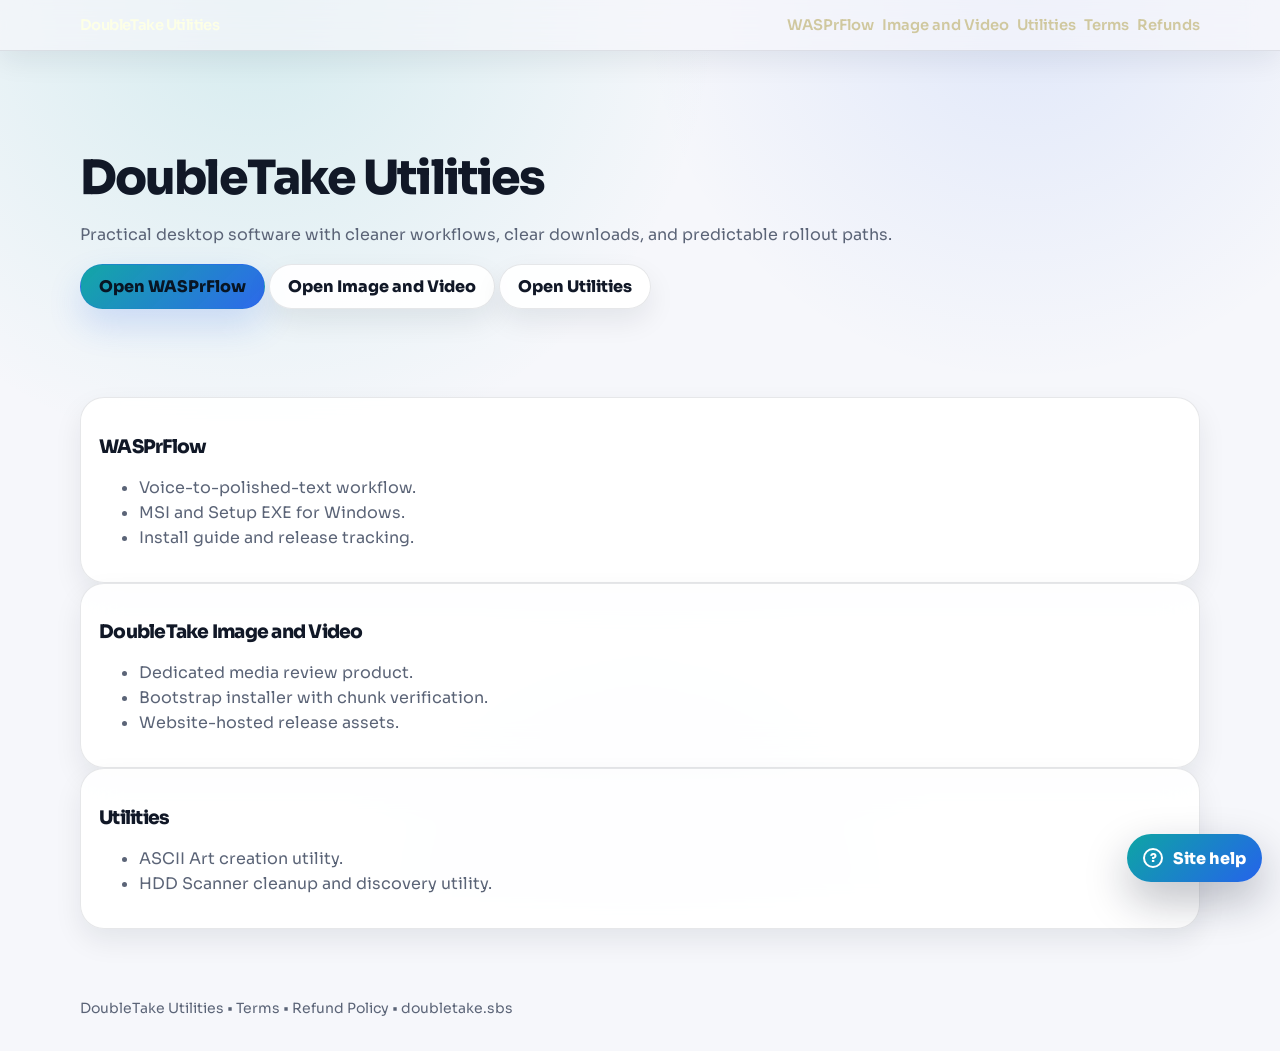
<file: index.html>
<!doctype html>
<html lang="en">
<head>
  <meta charset="utf-8" />
  <meta name="viewport" content="width=device-width,initial-scale=1" />
  <title>DoubleTake Utilities | Software That Stays Out Of The Way</title>
  <meta name="description" content="DoubleTake Utilities builds practical Windows software." />
  <link rel="preconnect" href="https://fonts.googleapis.com" />
  <link rel="preconnect" href="https://fonts.gstatic.com" crossorigin />
  <link href="https://fonts.googleapis.com/css2?family=Sora:wght@400;600;700;800&display=swap" rel="stylesheet" />
  <script defer src="/metrics.js"></script>
  <script type="text/javascript">
    (function(c,l,a,r,i,t,y){
        c[a]=c[a]||function(){(c[a].q=c[a].q||[]).push(arguments)};
        t=l.createElement(r);t.async=1;t.src="https://www.clarity.ms/tag/"+i;
        y=l.getElementsByTagName(r)[0];y.parentNode.insertBefore(t,y);
    })(window, document, "clarity", "script", "xngqzir3yq");
  </script>

  <style>
    :root {
      --accent-h: 42;
      --ui-zoom: 1;
      --bg: hsl(var(--accent-h) 30% 8%);
      --bg-soft: hsl(var(--accent-h) 34% 10%);
      --bg-deep: hsl(var(--accent-h) 22% 6%);
      --text: hsl(calc(var(--accent-h) + 22) 100% 95%);
      --muted: hsl(calc(var(--accent-h) + 8) 34% 72%);
      --accent: hsl(var(--accent-h) 88% 57%);
      --accent-2: hsl(calc(var(--accent-h) + 16) 82% 63%);
      --line: hsl(calc(var(--accent-h) + 8) 72% 82% / 0.2);
      --panel: hsl(var(--accent-h) 38% 16% / 0.92);
* { box-sizing: border-box; }
    body {
      margin: 0;
      font-family: "Sora", "Segoe UI", sans-serif;
      color: var(--text);
      zoom: var(--ui-zoom);
      background:
        radial-gradient(circle at top left, hsl(var(--accent-h) 88% 57% / 0.22), transparent 28%),
        radial-gradient(circle at top right, hsl(calc(var(--accent-h) + 16) 82% 63% / 0.14), transparent 24%),
        linear-gradient(180deg, var(--bg) 0%, var(--bg-soft) 40%, var(--bg-deep) 100%);
      min-height: 100vh;
.wrap { width: min(1120px, 92vw); margin: 0 auto; }
    .topbar {
      position: sticky;
      top: 0;
      backdrop-filter: blur(14px);
      background: hsl(var(--accent-h) 30% 8% / 0.78);
      border-bottom: 1px solid hsl(calc(var(--accent-h) + 8) 72% 82% / 0.12);
      z-index: 20;
.nav { display: flex; justify-content: space-between; align-items: center; gap: 10px; padding: 10px 0; flex-wrap: wrap; }
    .nav a { color: var(--muted); text-decoration: none; font-weight: 600; font-size: 0.92rem; white-space: nowrap; }
    .nav a:hover { color: var(--text); }
    .brand { color: var(--text) !important; font-weight: 800; }
    .nav-right { display: flex; align-items: center; gap: 8px; flex-wrap: wrap; }
    .theme-mini { display: flex; align-items: center; gap: 6px; padding: 5px 7px; border: 1px solid var(--line); border-radius: 8px; background: hsl(var(--accent-h) 28% 14% / 0.65); }
    .theme-mini label { font-size: 11px; color: var(--muted); text-transform: uppercase; letter-spacing: 0.08em; }
    .theme-mini input { width: 82px; accent-color: var(--accent); }
    .zoom-btn { width: 24px; height: 22px; border: 1px solid var(--line); border-radius: 6px; background: transparent; color: var(--text); font-weight: 700; cursor: pointer; line-height: 1; }
    .zoom-btn:hover { border-color: hsl(calc(var(--accent-h) + 8) 72% 82% / 0.55); }
    .zoom-readout { min-width: 40px; text-align: center; color: var(--text); font-size: 12px; font-weight: 700; }

    .hero { padding: 44px 0 18px; display: grid; gap: 16px; }
    h1 { margin: 0; font-size: clamp(2rem, 4vw, 3.1rem); line-height: 1.06; }
    h2 { margin: 0 0 10px; font-size: clamp(1.2rem, 2vw, 1.6rem); }
    p { color: var(--muted); margin: 0; }
    .actions { display: flex; flex-wrap: wrap; gap: 10px; margin-top: 12px; }
    .btn { display: inline-block; text-decoration: none; font-weight: 700; padding: 10px 14px; border-radius: 10px; }
    .btn.primary { background: linear-gradient(120deg, var(--accent), var(--accent-2)); color: #081524; }
    .btn.secondary { border: 1px solid var(--line); color: var(--text); }

    .grid { display: grid; grid-template-columns: repeat(auto-fit, minmax(260px, 1fr)); gap: 14px; margin: 14px 0 26px; }
    .panel { background: var(--panel); border: 1px solid var(--line); border-radius: 14px; padding: 16px; }
    .panel h3 { margin: 0 0 8px; }
    ul { margin: 8px 0 0 18px; color: var(--muted); }
    li + li { margin-top: 4px; }

    footer { padding: 12px 0 30px; color: var(--muted); font-size: 14px; }
  </style>

  <link rel="stylesheet" href="/assets/doubletake-system.css">
  <link rel="stylesheet" href="/assets/maintenance-chat.css">
</head>
<body data-metrics-page="home" data-metrics-content="true">
  <header class="topbar">
    <nav class="wrap nav">
      <a class="brand" href="./">DoubleTake Utilities</a>
      <div class="nav-right">
        <a href="https://wasprflow.xyz/">WASPrFlow</a>
        <a href="doubletake-image-video/">Image and Video</a>
        <a href="utilities/">Utilities</a>
        <a href="terms.html">Terms</a>
        <a href="refund-policy.html">Refunds</a>
      </div>
    </nav>
  </header>

  <main class="wrap">
    <section class="hero">
      <h1>DoubleTake Utilities</h1>
      <p>Practical desktop software with cleaner workflows, clear downloads, and predictable rollout paths.</p>
      <div class="actions">
        <a class="btn primary" href="https://wasprflow.xyz/">Open WASPrFlow</a>
        <a class="btn secondary" href="doubletake-image-video/">Open Image and Video</a>
        <a class="btn secondary" href="utilities/">Open Utilities</a>
      </div>
    </section>

    <section class="grid">
      <article class="panel">
        <h3>WASPrFlow</h3>
        <ul>
          <li>Voice-to-polished-text workflow.</li>
          <li>MSI and Setup EXE for Windows.</li>
          <li>Install guide and release tracking.</li>
        </ul>
      </article>
      <article class="panel">
        <h3>DoubleTake Image and Video</h3>
        <ul>
          <li>Dedicated media review product.</li>
          <li>Bootstrap installer with chunk verification.</li>
          <li>Website-hosted release assets.</li>
        </ul>
      </article>
      <article class="panel">
        <h3>Utilities</h3>
        <ul>
          <li>ASCII Art creation utility.</li>
          <li>HDD Scanner cleanup and discovery utility.</li>
        </ul>
      </article>
    </section>
  </main>

  <footer class="wrap">DoubleTake Utilities • <a href="terms.html">Terms</a> • <a href="refund-policy.html">Refund Policy</a> • doubletake.sbs</footer>

  
  <script>
    window.MAINTENANCE_CHAT = {
      email: "support@doubletake.sbs",
      product: "DoubleTake Utilities",
      issueTypes: ["Broken link", "Download problem", "Page looks wrong", "Store or billing"]
    };
  </script>
  <script defer src="/assets/maintenance-chat.js"></script>

</body>
</html>
</file>
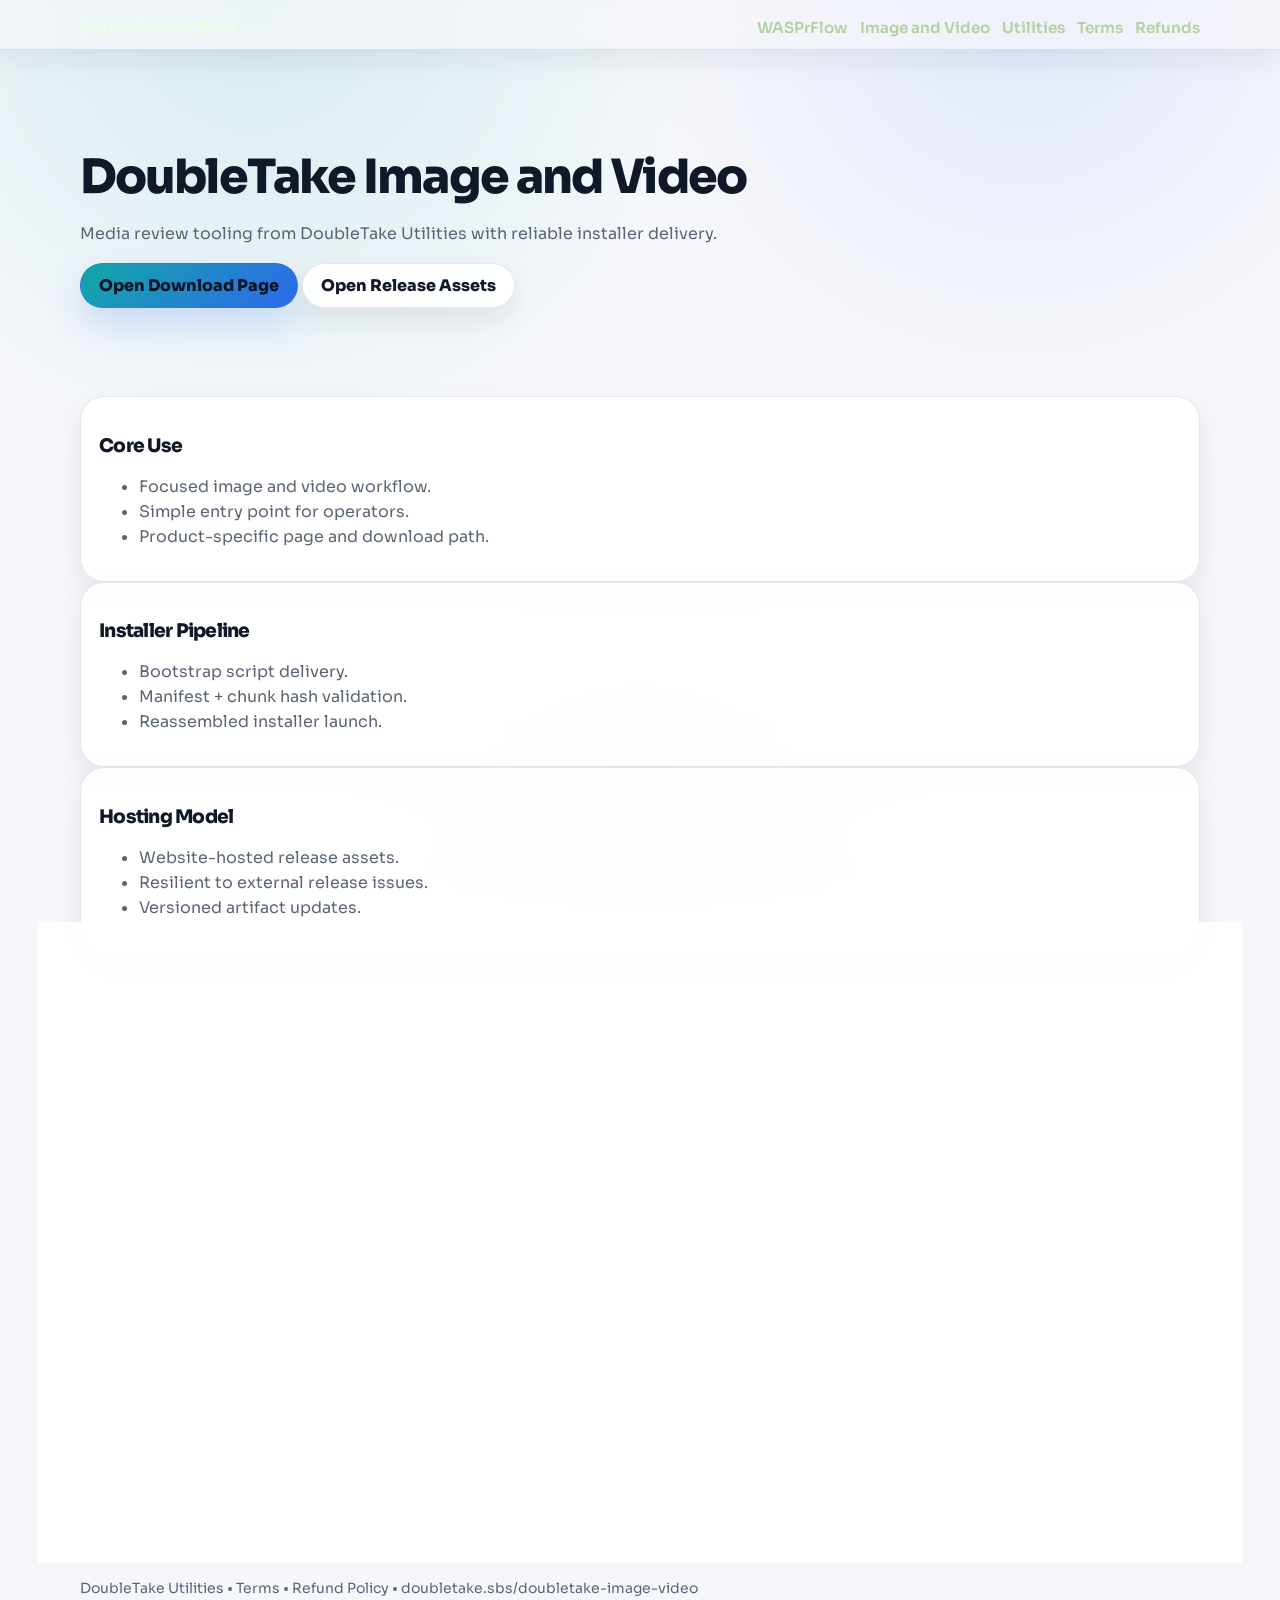
<file: doubletake-image-video/index.html>
<!doctype html>
<html lang="en">
<head>
  <meta charset="utf-8" />
  <meta name="viewport" content="width=device-width,initial-scale=1" />
  <title>DoubleTake Image and Video | DoubleTake Utilities</title>
  <meta name="description" content="DoubleTake Image and Video download and details from DoubleTake Utilities." />
  <link rel="preconnect" href="https://fonts.googleapis.com" />
  <link rel="preconnect" href="https://fonts.gstatic.com" crossorigin />
  <link href="https://fonts.googleapis.com/css2?family=Sora:wght@400;600;700;800&display=swap" rel="stylesheet" />
  <script defer src="/metrics.js"></script>

  <style>
    :root {
      --accent-h: 88;
      --ui-zoom: 1;
      --bg: hsl(var(--accent-h) 30% 8%);
      --bg-soft: hsl(var(--accent-h) 34% 10%);
      --bg-deep: hsl(var(--accent-h) 22% 6%);
      --text: hsl(calc(var(--accent-h) + 22) 100% 95%);
      --muted: hsl(calc(var(--accent-h) + 8) 34% 72%);
      --accent: hsl(var(--accent-h) 88% 57%);
      --accent-2: hsl(calc(var(--accent-h) + 16) 82% 63%);
      --line: hsl(calc(var(--accent-h) + 8) 72% 82% / 0.2);
      --panel: hsl(var(--accent-h) 38% 16% / 0.92);
* { box-sizing: border-box; }
    body {
      margin: 0;
      font-family: "Sora", "Segoe UI", sans-serif;
      color: var(--text);
      zoom: var(--ui-zoom);
      background:
        radial-gradient(circle at top left, hsl(var(--accent-h) 88% 57% / 0.22), transparent 28%),
        radial-gradient(circle at top right, hsl(calc(var(--accent-h) + 16) 82% 63% / 0.14), transparent 24%),
        linear-gradient(180deg, var(--bg) 0%, var(--bg-soft) 40%, var(--bg-deep) 100%);
      min-height: 100vh;
.wrap { width: min(1120px, 92vw); margin: 0 auto; }
    .topbar {
      position: sticky;
      top: 0;
      backdrop-filter: blur(14px);
      background: hsl(var(--accent-h) 30% 8% / 0.78);
      border-bottom: 1px solid hsl(calc(var(--accent-h) + 8) 72% 82% / 0.12);
      z-index: 20;
.nav { display: flex; justify-content: space-between; align-items: center; gap: 14px; padding: 12px 0 6px; flex-wrap: wrap; }
    .nav a { color: var(--muted); text-decoration: none; font-weight: 600; }
    .nav a:hover { color: var(--text); }
    .brand { color: var(--text) !important; font-weight: 800; }
    .nav-right { display: flex; align-items: center; gap: 12px; flex-wrap: wrap; }
    .theme-mini { display: flex; align-items: center; gap: 8px; padding: 6px 8px; border: 1px solid var(--line); border-radius: 8px; background: hsl(var(--accent-h) 28% 14% / 0.65); }
    .theme-mini label { font-size: 11px; color: var(--muted); text-transform: uppercase; letter-spacing: 0.08em; }
    .theme-mini input { width: 96px; accent-color: var(--accent); }
    .zoom-btn { width: 26px; height: 24px; border: 1px solid var(--line); border-radius: 6px; background: transparent; color: var(--text); font-weight: 700; cursor: pointer; line-height: 1; }
    .zoom-btn:hover { border-color: hsl(calc(var(--accent-h) + 8) 72% 82% / 0.55); }
    .zoom-readout { min-width: 44px; text-align: center; color: var(--text); font-size: 12px; font-weight: 700; }

    .hero { padding: 44px 0 18px; display: grid; gap: 16px; }
    h1 { margin: 0; font-size: clamp(2rem, 4vw, 3.1rem); line-height: 1.06; }
    p { color: var(--muted); margin: 0; }
    .actions { display: flex; flex-wrap: wrap; gap: 10px; margin-top: 12px; }
    .btn { display: inline-block; text-decoration: none; font-weight: 700; padding: 10px 14px; border-radius: 10px; }
    .btn.primary { background: linear-gradient(120deg, var(--accent), var(--accent-2)); color: #081524; }
    .btn.secondary { border: 1px solid var(--line); color: var(--text); }

    .grid { display: grid; grid-template-columns: repeat(3, minmax(0, 1fr)); gap: 14px; margin: 14px 0 26px; }
    @media (max-width: 980px) { .grid { grid-template-columns: repeat(2, minmax(0, 1fr)); } }
    @media (max-width: 640px) { .grid { grid-template-columns: 1fr; } }
    .panel { background: var(--panel); border: 1px solid var(--line); border-radius: 14px; padding: 16px; }
    .panel h3 { margin: 0 0 8px; }
    ul { margin: 8px 0 0 18px; color: var(--muted); }
    li + li { margin-top: 4px; }

    footer { padding: 12px 0 30px; color: var(--muted); font-size: 14px; }
  </style>

  <link rel="stylesheet" href="/assets/doubletake-system.css">
</head>
<body data-metrics-page="doubletake-image-video" data-metrics-content="true">
  <header class="topbar">
    <nav class="wrap nav">
      <a class="brand" href="../">DoubleTake Utilities</a>
      <div class="nav-right">
        <a href="https://wasprflow.xyz/">WASPrFlow</a>
        <a href="../doubletake-image-video/">Image and Video</a>
        <a href="../utilities/">Utilities</a>
        <a href="../terms.html">Terms</a>
        <a href="../refund-policy.html">Refunds</a>
      </div>
    </nav>
  </header>

  <main class="wrap">
    <section class="hero">
      <h1>DoubleTake Image and Video</h1>
      <p>Media review tooling from DoubleTake Utilities with reliable installer delivery.</p>
      <div class="actions">
        <a class="btn primary" href="downloads/download-bootstrap.html" data-metrics-event="download_page_click" data-metrics-target="image-video-download-bootstrap">Open Download Page</a>
        <a class="btn secondary" href="downloads/release-assets/" data-metrics-event="download_page_click" data-metrics-target="image-video-release-assets">Open Release Assets</a>
      </div>
    </section>

    <section class="grid">
      <article class="panel">
        <h3>Core Use</h3>
        <ul>
          <li>Focused image and video workflow.</li>
          <li>Simple entry point for operators.</li>
          <li>Product-specific page and download path.</li>
        </ul>
      </article>
      <article class="panel">
        <h3>Installer Pipeline</h3>
        <ul>
          <li>Bootstrap script delivery.</li>
          <li>Manifest + chunk hash validation.</li>
          <li>Reassembled installer launch.</li>
        </ul>
      </article>
      <article class="panel">
        <h3>Hosting Model</h3>
        <ul>
          <li>Website-hosted release assets.</li>
          <li>Resilient to external release issues.</li>
          <li>Versioned artifact updates.</li>
        </ul>
      </article>
      <article class="panel">
        <h3>Download Reliability</h3>
        <ul>
          <li>Installer assembled from verified chunks.</li>
          <li>Hash checks before launch.</li>
          <li>Lower risk of partial/corrupt downloads.</li>
        </ul>
      </article>
      <article class="panel">
        <h3>Release Workflow</h3>
        <ul>
          <li>Website updates track latest prepared assets.</li>
          <li>Manifest-driven file mapping.</li>
          <li>Predictable path for future version upgrades.</li>
        </ul>
      </article>
      <article class="panel">
        <h3>Operator Experience</h3>
        <ul>
          <li>Single entry download page for install.</li>
          <li>Direct access to release asset folder.</li>
          <li>Works even when external release links fail.</li>
        </ul>
      </article>
    </section>
  </main>

  <footer class="wrap">DoubleTake Utilities • <a href="../terms.html">Terms</a> • <a href="../refund-policy.html">Refund Policy</a> • doubletake.sbs/doubletake-image-video</footer>


  
</body>
</html>
</file>
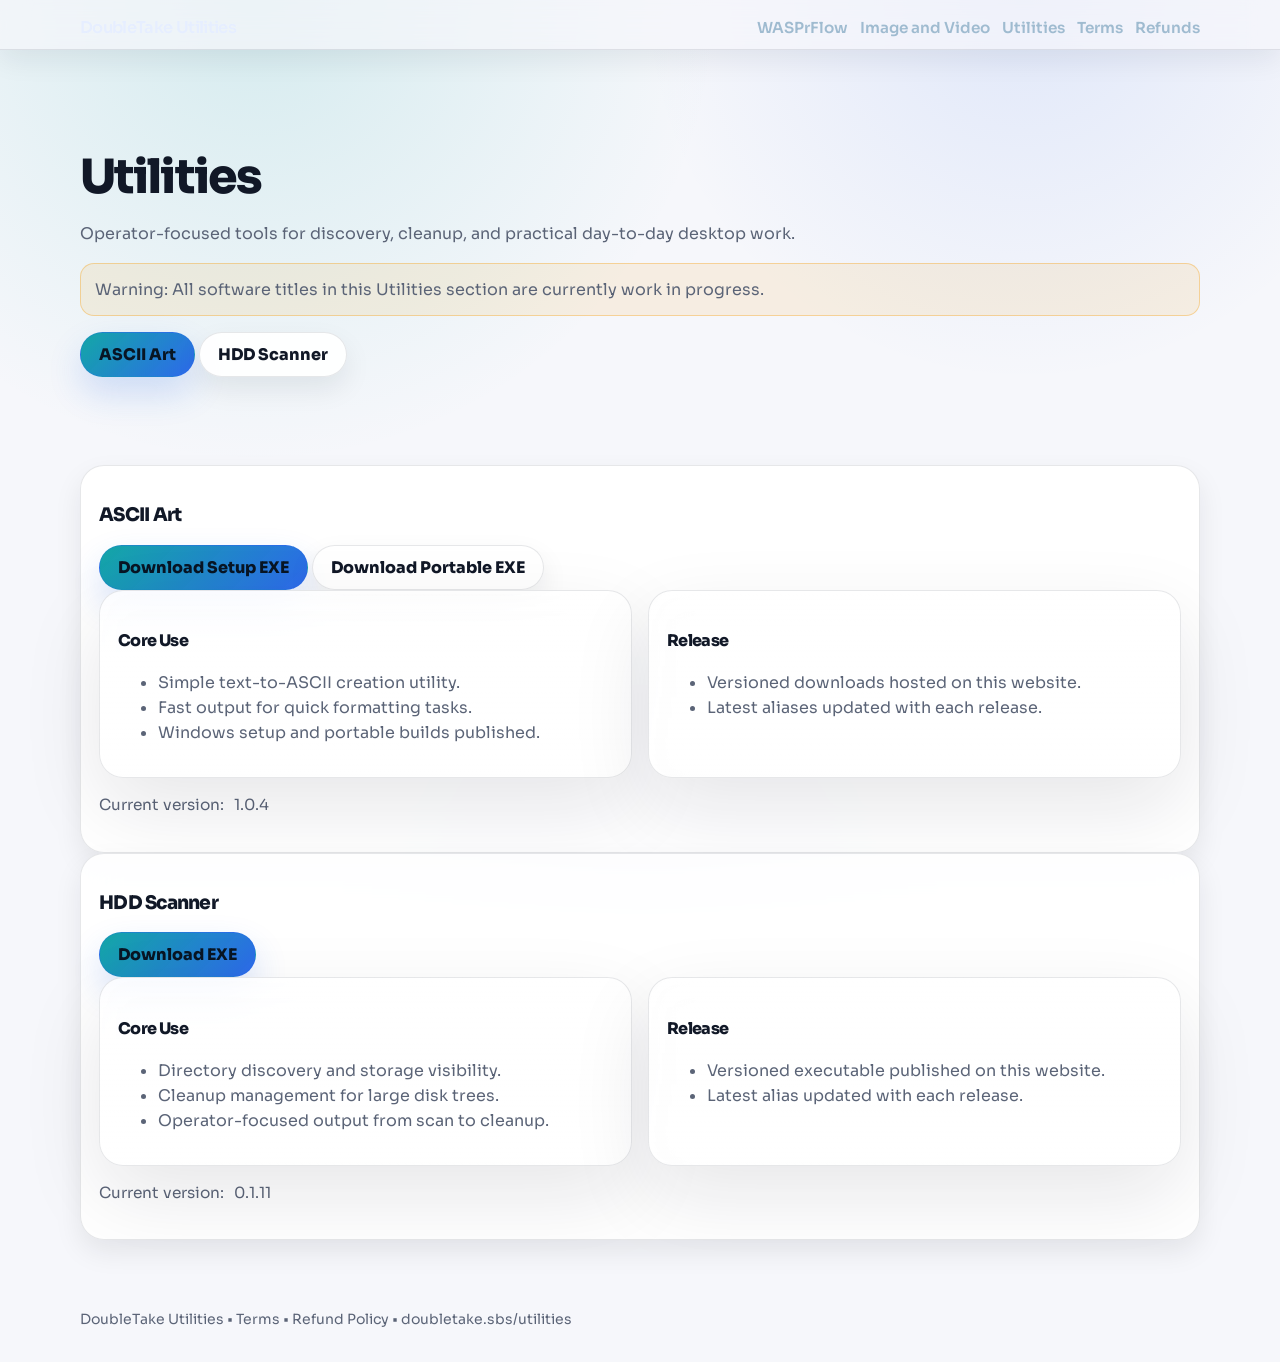
<file: netaudit-pro/index.html>
<!doctype html>
<html lang="en" data-theme="dark">
<head>
  <meta charset="utf-8" />
  <meta name="viewport" content="width=device-width,initial-scale=1" />
  <title>NetAudit Pro Moved | DoubleTake Utilities</title>
  <meta name="description" content="NetAudit Pro now lives inside the DoubleTake Utilities page." />
  <meta http-equiv="refresh" content="0; url=../utilities/#netaudit-pro" />
  <script>location.replace('../utilities/#netaudit-pro');</script>
  <link rel="preconnect" href="https://fonts.googleapis.com" />
  <link rel="preconnect" href="https://fonts.gstatic.com" crossorigin />
  <link href="https://fonts.googleapis.com/css2?family=Inter:wght@400;500;600;700;800;900&display=swap" rel="stylesheet" />
  <link rel="stylesheet" href="/assets/doubletake-system.css">
  <style>
    body {
      min-height: 100vh;
      background:
        radial-gradient(circle at 20% 0%, rgba(14,165,164,0.14), transparent 34%),
        radial-gradient(circle at 80% 0%, rgba(37,99,235,0.10), transparent 28%),
        radial-gradient(circle at 50% 100%, rgba(99,102,241,0.08), transparent 28%),
        var(--wf-bg);
.notice {
      margin: 72px auto;
      width: min(720px, calc(100% - 32px));
      padding: 28px;
      border-radius: 20px;
      border: 1px solid var(--wf-border);
      background: var(--wf-panel);
      box-shadow: var(--wf-shadow);
      text-align: center;
.notice h1 {
      margin: 0 0 12px;
      font-size: clamp(2rem, 4vw, 3rem);
      line-height: 1.05;
      letter-spacing: -0.06em;
.notice p {
      margin: 0 0 14px;
      color: var(--wf-muted);
      line-height: 1.6;
.notice .btn {
      margin-top: 8px;
</style>
  <script defer src="/metrics.js"></script>
</head>
<body data-metrics-page="netaudit-pro" data-metrics-content="true">
  <header class="topbar">
    <nav class="wrap nav">
      <a class="brand" href="../">DoubleTake Utilities</a>
      <div class="nav-right">
        <a href="https://wasprflow.xyz/">WASPrFlow</a>
        <a href="../doubletake-image-video/">Image and Video</a>
        <a href="../utilities/">Utilities</a>
        <a href="../terms.html">Terms</a>
        <a href="../refund-policy.html">Refunds</a>
      </div>
    </nav>
  </header>

  <main class="notice">
    <h1>NetAudit Pro now lives in Utilities</h1>
    <p>We moved the product into the Utilities page so the site stays simpler and the main navigation stays cohesive.</p>
    <a class="btn primary" href="../utilities/#netaudit-pro">Go to NetAudit Pro in Utilities</a>
  </main>

  <script>
    const root = document.documentElement;
</script>
</body>
</html>
</file>
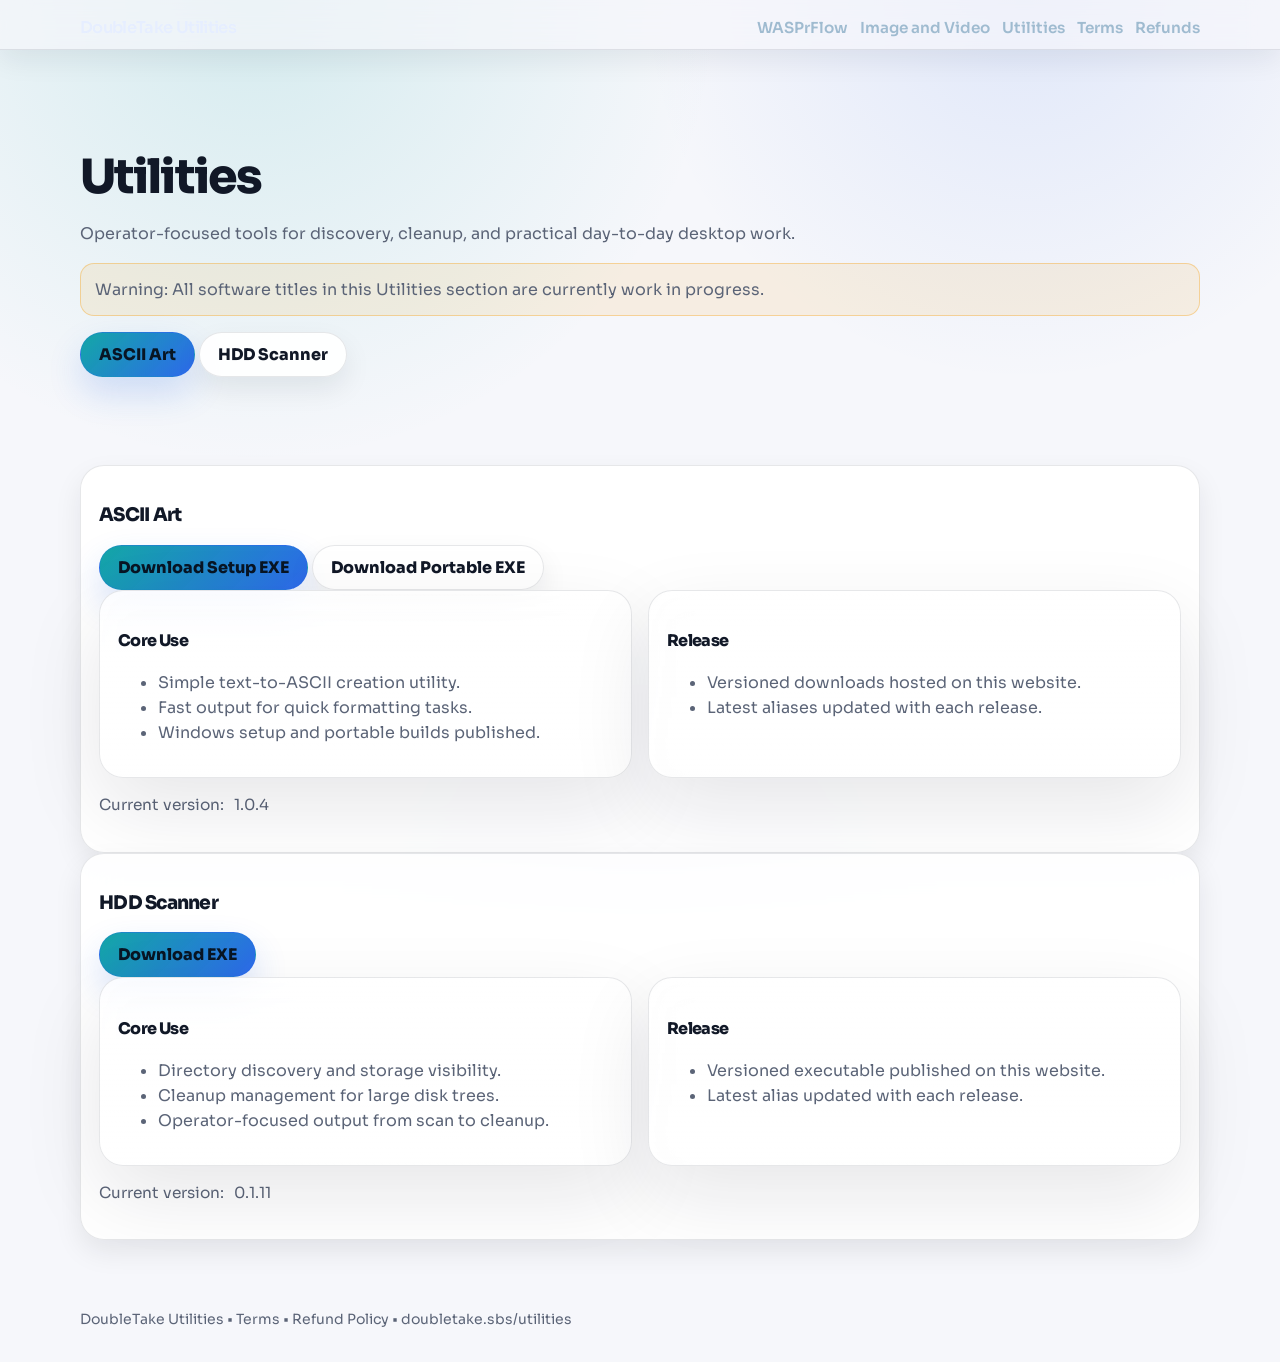
<file: utilities/index.html>
<!doctype html>
<html lang="en">
<head>
  <meta charset="utf-8" />
  <meta name="viewport" content="width=device-width,initial-scale=1" />
  <title>Utilities | DoubleTake Utilities</title>
  <meta name="description" content="Utilities section for ASCII Art and HDD Scanner." />
  <link rel="preconnect" href="https://fonts.googleapis.com" />
  <link rel="preconnect" href="https://fonts.gstatic.com" crossorigin />
  <link href="https://fonts.googleapis.com/css2?family=Sora:wght@400;600;700;800&display=swap" rel="stylesheet" />

  <style>
    :root {
      --accent-h: 198;
      --ui-zoom: 1;
      --bg: hsl(var(--accent-h) 30% 8%);
      --bg-soft: hsl(var(--accent-h) 34% 10%);
      --bg-deep: hsl(var(--accent-h) 22% 6%);
      --text: hsl(calc(var(--accent-h) + 22) 100% 95%);
      --muted: hsl(calc(var(--accent-h) + 8) 34% 72%);
      --accent: hsl(var(--accent-h) 88% 57%);
      --accent-2: hsl(calc(var(--accent-h) + 16) 82% 63%);
      --line: hsl(calc(var(--accent-h) + 8) 72% 82% / 0.2);
      --panel: hsl(var(--accent-h) 38% 16% / 0.92);
* { box-sizing: border-box; }
    body {
      margin: 0;
      font-family: "Sora", "Segoe UI", sans-serif;
      color: var(--text);
      zoom: var(--ui-zoom);
      background:
        radial-gradient(circle at top left, hsl(var(--accent-h) 88% 57% / 0.22), transparent 28%),
        radial-gradient(circle at top right, hsl(calc(var(--accent-h) + 16) 82% 63% / 0.14), transparent 24%),
        linear-gradient(180deg, var(--bg) 0%, var(--bg-soft) 40%, var(--bg-deep) 100%);
      min-height: 100vh;
.wrap { width: min(1120px, 92vw); margin: 0 auto; }
    .topbar {
      position: sticky;
      top: 0;
      backdrop-filter: blur(14px);
      background: hsl(var(--accent-h) 30% 8% / 0.78);
      border-bottom: 1px solid hsl(calc(var(--accent-h) + 8) 72% 82% / 0.12);
      z-index: 20;
.nav { display: flex; justify-content: space-between; align-items: center; gap: 14px; padding: 12px 0 6px; flex-wrap: wrap; }
    .nav a { color: var(--muted); text-decoration: none; font-weight: 600; }
    .nav a:hover { color: var(--text); }
    .brand { color: var(--text) !important; font-weight: 800; }
    .nav-right { display: flex; align-items: center; gap: 12px; flex-wrap: wrap; }
    .theme-mini { display: flex; align-items: center; gap: 8px; padding: 6px 8px; border: 1px solid var(--line); border-radius: 8px; background: hsl(var(--accent-h) 28% 14% / 0.65); }
    .theme-mini label { font-size: 11px; color: var(--muted); text-transform: uppercase; letter-spacing: 0.08em; }
    .theme-mini input { width: 96px; accent-color: var(--accent); }
    .zoom-btn { width: 26px; height: 24px; border: 1px solid var(--line); border-radius: 6px; background: transparent; color: var(--text); font-weight: 700; cursor: pointer; line-height: 1; }
    .zoom-btn:hover { border-color: hsl(calc(var(--accent-h) + 8) 72% 82% / 0.55); }
    .zoom-readout { min-width: 44px; text-align: center; color: var(--text); font-size: 12px; font-weight: 700; }

    .hero { padding: 44px 0 18px; display: grid; gap: 16px; }
    h1 { margin: 0; font-size: clamp(2rem, 4vw, 3.1rem); line-height: 1.06; }
    p { color: var(--muted); margin: 0; }
    .warning {
      border: 1px solid hsl(40 90% 65% / 0.45);
      background: hsl(40 90% 60% / 0.12);
      color: hsl(40 92% 86%);
      border-radius: 10px;
      padding: 10px 12px;
      font-size: 14px;
      font-weight: 600;
.actions { display: flex; flex-wrap: wrap; gap: 10px; margin-top: 12px; }
    .btn { display: inline-block; text-decoration: none; font-weight: 700; padding: 10px 14px; border-radius: 10px; }
    .btn.primary { background: linear-gradient(120deg, var(--accent), var(--accent-2)); color: #081524; }
    .btn.secondary { border: 1px solid var(--line); color: var(--text); }
    .btn.disabled {
      opacity: 0.45;
      cursor: not-allowed;
      pointer-events: none;
      filter: grayscale(35%);
.grid { display: grid; grid-template-columns: 1fr; gap: 10px; margin: 12px 0 22px; }
    .panel { background: var(--panel); border: 1px solid var(--line); border-radius: 14px; padding: 12px 14px; }
    .panel h3 { margin: 0 0 6px; }
    .row-actions { display: flex; flex-wrap: wrap; gap: 8px; margin: 10px 0 8px; }
    .row-actions .btn { padding: 8px 12px; }
    .mini { font-size: 14px; color: var(--muted); margin-top: 6px; }
    .info-cols { display: grid; grid-template-columns: repeat(2, minmax(0, 1fr)); gap: 10px; }
    @media (max-width: 820px) { .info-cols { grid-template-columns: 1fr; } }
    .subpanel { border: 1px solid var(--line); border-radius: 10px; padding: 8px 10px; background: hsl(var(--accent-h) 36% 14% / 0.45); }
    .subpanel h4 { margin: 0 0 4px; font-size: 15px; }
    ul { margin: 6px 0 0 18px; color: var(--muted); }
    li + li { margin-top: 2px; }

    footer { padding: 12px 0 30px; color: var(--muted); font-size: 14px; }
  </style>
  <link rel="stylesheet" href="/assets/doubletake-system.css">
  <script defer src="/metrics.js"></script>
</head>
<body data-metrics-page="utilities" data-metrics-content="true">
  <header class="topbar">
    <nav class="wrap nav">
      <a class="brand" href="../">DoubleTake Utilities</a>
      <div class="nav-right">
        <a href="https://wasprflow.xyz/">WASPrFlow</a>
        <a href="../doubletake-image-video/">Image and Video</a>
        <a href="./">Utilities</a>
        <a href="../terms.html">Terms</a>
        <a href="../refund-policy.html">Refunds</a>
      </div>
    </nav>
  </header>

  <main class="wrap">
    <section class="hero">
      <h1>Utilities</h1>
      <p>Operator-focused tools for discovery, cleanup, and practical day-to-day desktop work.</p>
      <p class="warning">Warning: All software titles in this Utilities section are currently work in progress.</p>
      <div class="actions">
        <a class="btn primary" href="#ascii-art">ASCII Art</a>
        <a class="btn secondary" href="#hdd-scanner">HDD Scanner</a>
      </div>
    </section>

    <section class="grid">
      <article class="panel" id="ascii-art">
        <h3>ASCII Art</h3>
        <div class="row-actions">
          <a class="btn primary" id="btn-ascii-setup" href="#">Download Setup EXE</a>
          <a class="btn secondary" id="btn-ascii-portable" href="#">Download Portable EXE</a>
        </div>
        <div class="info-cols">
          <div class="subpanel">
            <h4>Core Use</h4>
            <ul>
              <li>Simple text-to-ASCII creation utility.</li>
              <li>Fast output for quick formatting tasks.</li>
              <li>Windows setup and portable builds published.</li>
            </ul>
          </div>
          <div class="subpanel">
            <h4>Release</h4>
            <ul>
              <li>Versioned downloads hosted on this website.</li>
              <li>Latest aliases updated with each release.</li>
            </ul>
          </div>
        </div>
        <p class="mini">Current version: <span id="ascii-version"></span></p>
      </article>
      <article class="panel" id="hdd-scanner">
        <h3>HDD Scanner</h3>
        <div class="row-actions">
          <a class="btn primary" id="btn-hdd-exe" href="#">Download EXE</a>
        </div>
        <div class="info-cols">
          <div class="subpanel">
            <h4>Core Use</h4>
            <ul>
              <li>Directory discovery and storage visibility.</li>
              <li>Cleanup management for large disk trees.</li>
              <li>Operator-focused output from scan to cleanup.</li>
            </ul>
          </div>
          <div class="subpanel">
            <h4>Release</h4>
            <ul>
              <li>Versioned executable published on this website.</li>
              <li>Latest alias updated with each release.</li>
            </ul>
          </div>
        </div>
        <p class="mini">Current version: <span id="hdd-version"></span></p>
      </article>
    </section>
  </main>

  <footer class="wrap">DoubleTake Utilities • <a href="../terms.html">Terms</a> • <a href="../refund-policy.html">Refund Policy</a> • doubletake.sbs/utilities</footer>

  <script>
    const ASCII_VERSION = "1.0.4";
    const HDD_VERSION = "0.1.11";
    document.getElementById("btn-ascii-setup").href = `downloads/ASCIIArt_${ASCII_VERSION}_x64-setup.exe`;
    document.getElementById("btn-ascii-portable").href = `downloads/ASCIIArt_${ASCII_VERSION}_x64-portable.exe`;
    document.getElementById("ascii-version").textContent = ASCII_VERSION;
    document.getElementById("btn-hdd-exe").href = `downloads/HDDScanner_${HDD_VERSION}_x64.exe`;
    document.getElementById("hdd-version").textContent = HDD_VERSION;
</script>
</body>
</html>
</file>
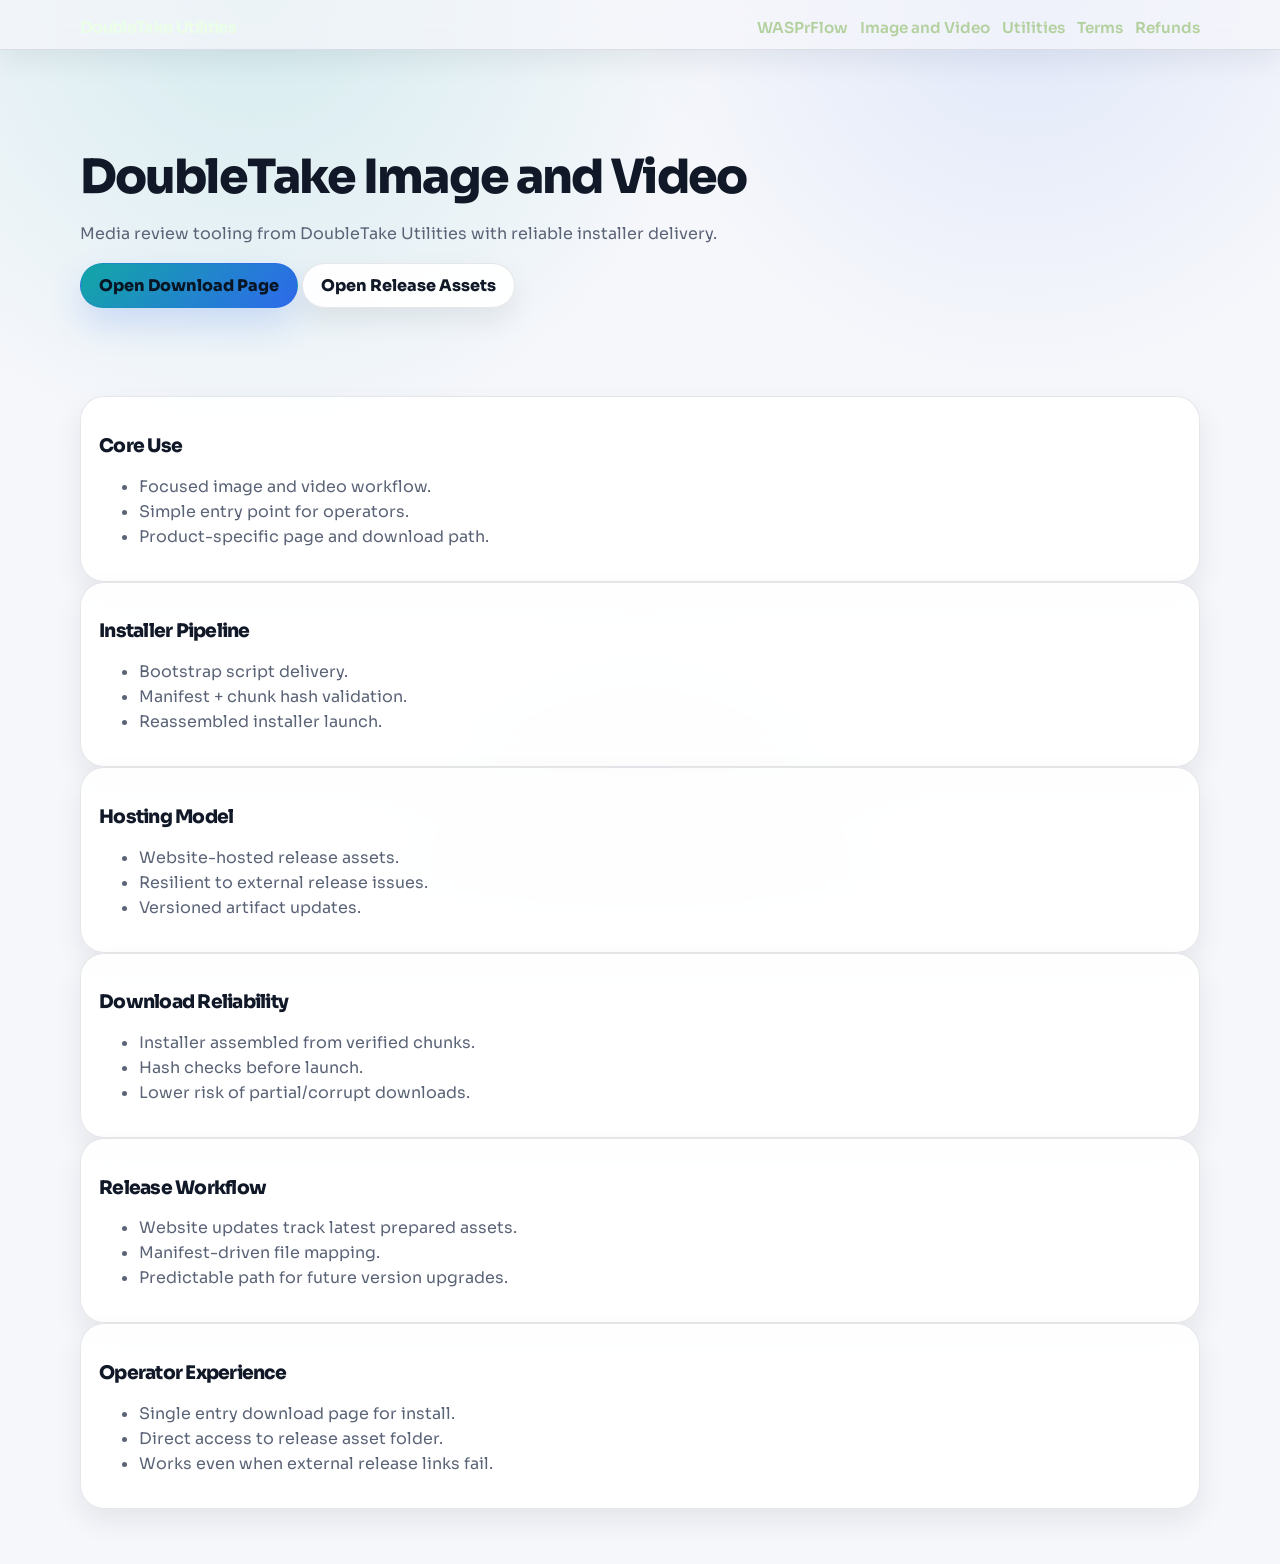
<file: doubletake-image-video.html>
<!doctype html>
<html lang="en">
<head>
  <meta charset="utf-8" />
  <meta http-equiv="refresh" content="0; url=doubletake-image-video/" />
  <title>Redirecting</title>
  <link rel="stylesheet" href="/assets/doubletake-system.css">
  <script defer src="/metrics.js"></script>
</head>
<body>Redirecting to <a href="doubletake-image-video/">DoubleTake Image and Video</a>...</body>
</html>
</file>
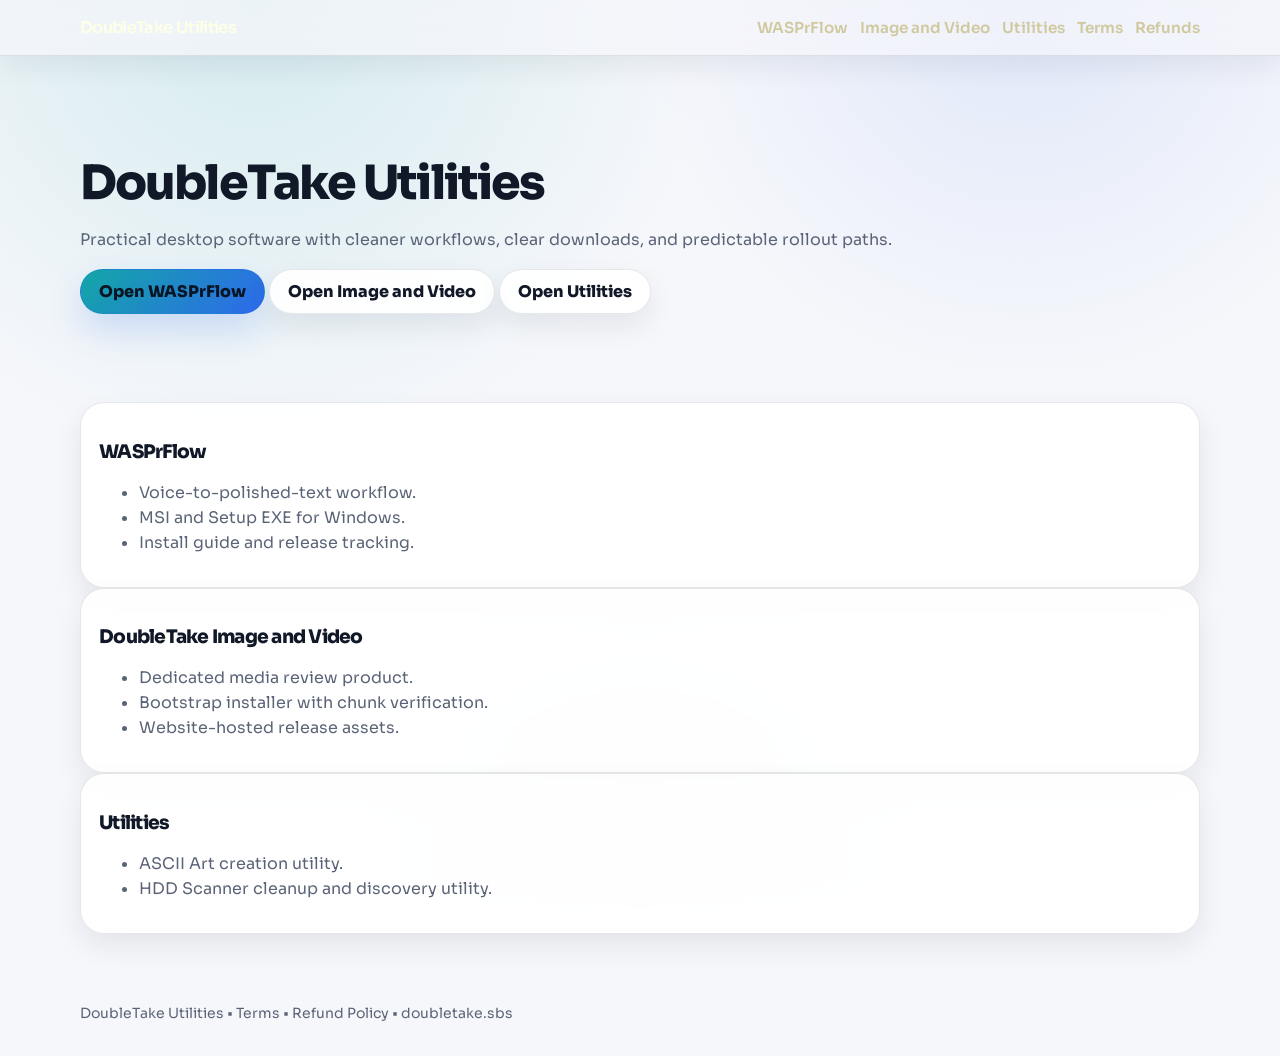
<file: doubletake-landing.html>
<!doctype html>
<html lang="en">
<head>
  <meta charset="utf-8" />
  <meta name="viewport" content="width=device-width,initial-scale=1" />
  <title>DoubleTake Utilities | Software That Stays Out Of The Way</title>
  <meta name="description" content="DoubleTake Utilities builds practical Windows software." />
  <link rel="preconnect" href="https://fonts.googleapis.com" />
  <link rel="preconnect" href="https://fonts.gstatic.com" crossorigin />
  <link href="https://fonts.googleapis.com/css2?family=Sora:wght@400;600;700;800&display=swap" rel="stylesheet" />
  <script defer src="/metrics.js"></script>

  <style>
    :root {
      --accent-h: 42;
      --ui-zoom: 1;
      --bg: hsl(var(--accent-h) 30% 8%);
      --bg-soft: hsl(var(--accent-h) 34% 10%);
      --bg-deep: hsl(var(--accent-h) 22% 6%);
      --text: hsl(calc(var(--accent-h) + 22) 100% 95%);
      --muted: hsl(calc(var(--accent-h) + 8) 34% 72%);
      --accent: hsl(var(--accent-h) 88% 57%);
      --accent-2: hsl(calc(var(--accent-h) + 16) 82% 63%);
      --line: hsl(calc(var(--accent-h) + 8) 72% 82% / 0.2);
      --panel: hsl(var(--accent-h) 38% 16% / 0.92);
* { box-sizing: border-box; }
    body {
      margin: 0;
      font-family: "Sora", "Segoe UI", sans-serif;
      color: var(--text);
      zoom: var(--ui-zoom);
      background:
        radial-gradient(circle at top left, hsl(var(--accent-h) 88% 57% / 0.22), transparent 28%),
        radial-gradient(circle at top right, hsl(calc(var(--accent-h) + 16) 82% 63% / 0.14), transparent 24%),
        linear-gradient(180deg, var(--bg) 0%, var(--bg-soft) 40%, var(--bg-deep) 100%);
      min-height: 100vh;
.wrap { width: min(1120px, 92vw); margin: 0 auto; }
    .topbar {
      position: sticky;
      top: 0;
      backdrop-filter: blur(14px);
      background: hsl(var(--accent-h) 30% 8% / 0.78);
      border-bottom: 1px solid hsl(calc(var(--accent-h) + 8) 72% 82% / 0.12);
      z-index: 20;
.nav { display: flex; justify-content: space-between; align-items: center; gap: 14px; padding: 12px 0; flex-wrap: wrap; }
    .nav a { color: var(--muted); text-decoration: none; font-weight: 600; }
    .nav a:hover { color: var(--text); }
    .brand { color: var(--text) !important; font-weight: 800; }
    .nav-right { display: flex; align-items: center; gap: 12px; flex-wrap: wrap; }
    .theme-mini { display: flex; align-items: center; gap: 8px; padding: 6px 8px; border: 1px solid var(--line); border-radius: 8px; background: hsl(var(--accent-h) 28% 14% / 0.65); }
    .theme-mini label { font-size: 11px; color: var(--muted); text-transform: uppercase; letter-spacing: 0.08em; }
    .theme-mini input { width: 96px; accent-color: var(--accent); }
    .zoom-btn { width: 26px; height: 24px; border: 1px solid var(--line); border-radius: 6px; background: transparent; color: var(--text); font-weight: 700; cursor: pointer; line-height: 1; }
    .zoom-btn:hover { border-color: hsl(calc(var(--accent-h) + 8) 72% 82% / 0.55); }
    .zoom-readout { min-width: 44px; text-align: center; color: var(--text); font-size: 12px; font-weight: 700; }

    .hero { padding: 44px 0 18px; display: grid; gap: 16px; }
    h1 { margin: 0; font-size: clamp(2rem, 4vw, 3.1rem); line-height: 1.06; }
    h2 { margin: 0 0 10px; font-size: clamp(1.2rem, 2vw, 1.6rem); }
    p { color: var(--muted); margin: 0; }
    .actions { display: flex; flex-wrap: wrap; gap: 10px; margin-top: 12px; }
    .btn { display: inline-block; text-decoration: none; font-weight: 700; padding: 10px 14px; border-radius: 10px; }
    .btn.primary { background: linear-gradient(120deg, var(--accent), var(--accent-2)); color: #081524; }
    .btn.secondary { border: 1px solid var(--line); color: var(--text); }

    .grid { display: grid; grid-template-columns: repeat(auto-fit, minmax(260px, 1fr)); gap: 14px; margin: 14px 0 26px; }
    .panel { background: var(--panel); border: 1px solid var(--line); border-radius: 14px; padding: 16px; }
    .panel h3 { margin: 0 0 8px; }
    ul { margin: 8px 0 0 18px; color: var(--muted); }
    li + li { margin-top: 4px; }

    footer { padding: 12px 0 30px; color: var(--muted); font-size: 14px; }
  </style>

  <link rel="stylesheet" href="/assets/doubletake-system.css">
</head>
<body data-metrics-page="landing" data-metrics-content="true">
  <header class="topbar">
    <nav class="wrap nav">
      <a class="brand" href="./">DoubleTake Utilities</a>
      <div class="nav-right">
        <a href="https://wasprflow.xyz/">WASPrFlow</a>
        <a href="doubletake-image-video/">Image and Video</a>
        <a href="utilities/">Utilities</a>
        <a href="terms.html">Terms</a>
        <a href="refund-policy.html">Refunds</a>
      </div>
    </nav>
  </header>

  <main class="wrap">
    <section class="hero">
      <h1>DoubleTake Utilities</h1>
      <p>Practical desktop software with cleaner workflows, clear downloads, and predictable rollout paths.</p>
      <div class="actions">
        <a class="btn primary" href="https://wasprflow.xyz/">Open WASPrFlow</a>
        <a class="btn secondary" href="doubletake-image-video/">Open Image and Video</a>
        <a class="btn secondary" href="utilities/">Open Utilities</a>
      </div>
    </section>

    <section class="grid">
      <article class="panel">
        <h3>WASPrFlow</h3>
        <ul>
          <li>Voice-to-polished-text workflow.</li>
          <li>MSI and Setup EXE for Windows.</li>
          <li>Install guide and release tracking.</li>
        </ul>
      </article>
      <article class="panel">
        <h3>DoubleTake Image and Video</h3>
        <ul>
          <li>Dedicated media review product.</li>
          <li>Bootstrap installer with chunk verification.</li>
          <li>Website-hosted release assets.</li>
        </ul>
      </article>
      <article class="panel">
        <h3>Utilities</h3>
        <ul>
          <li>ASCII Art creation utility.</li>
          <li>HDD Scanner cleanup and discovery utility.</li>
        </ul>
      </article>
    </section>
  </main>

  <footer class="wrap">DoubleTake Utilities • <a href="terms.html">Terms</a> • <a href="refund-policy.html">Refund Policy</a> • doubletake.sbs</footer>

  

</body>
</html>
</file>
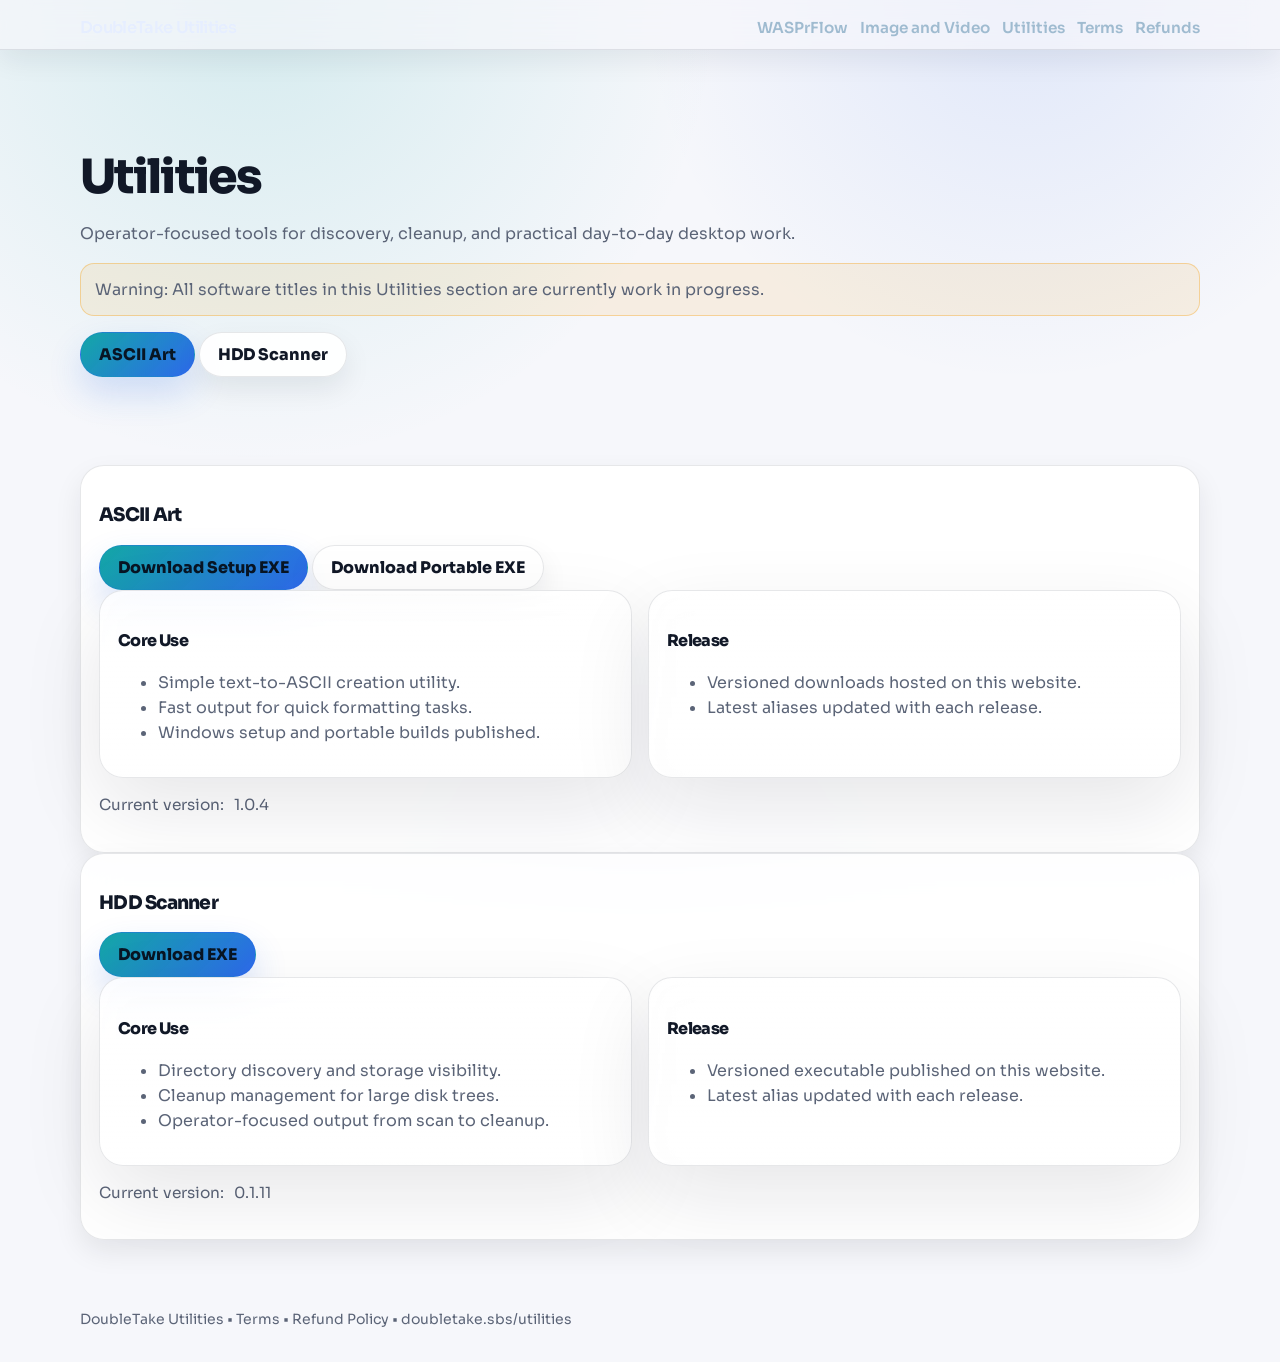
<file: netaudit-pro.html>
<!doctype html>
<html lang="en">
<head>
  <meta charset="utf-8" />
  <meta http-equiv="refresh" content="0; url=netaudit-pro/" />
  <title>Redirecting</title>
  <link rel="stylesheet" href="/assets/doubletake-system.css">
  <script defer src="/metrics.js"></script>
</head>
<body>Redirecting to <a href="netaudit-pro/">NetAudit Pro</a>...</body>
</html>
</file>
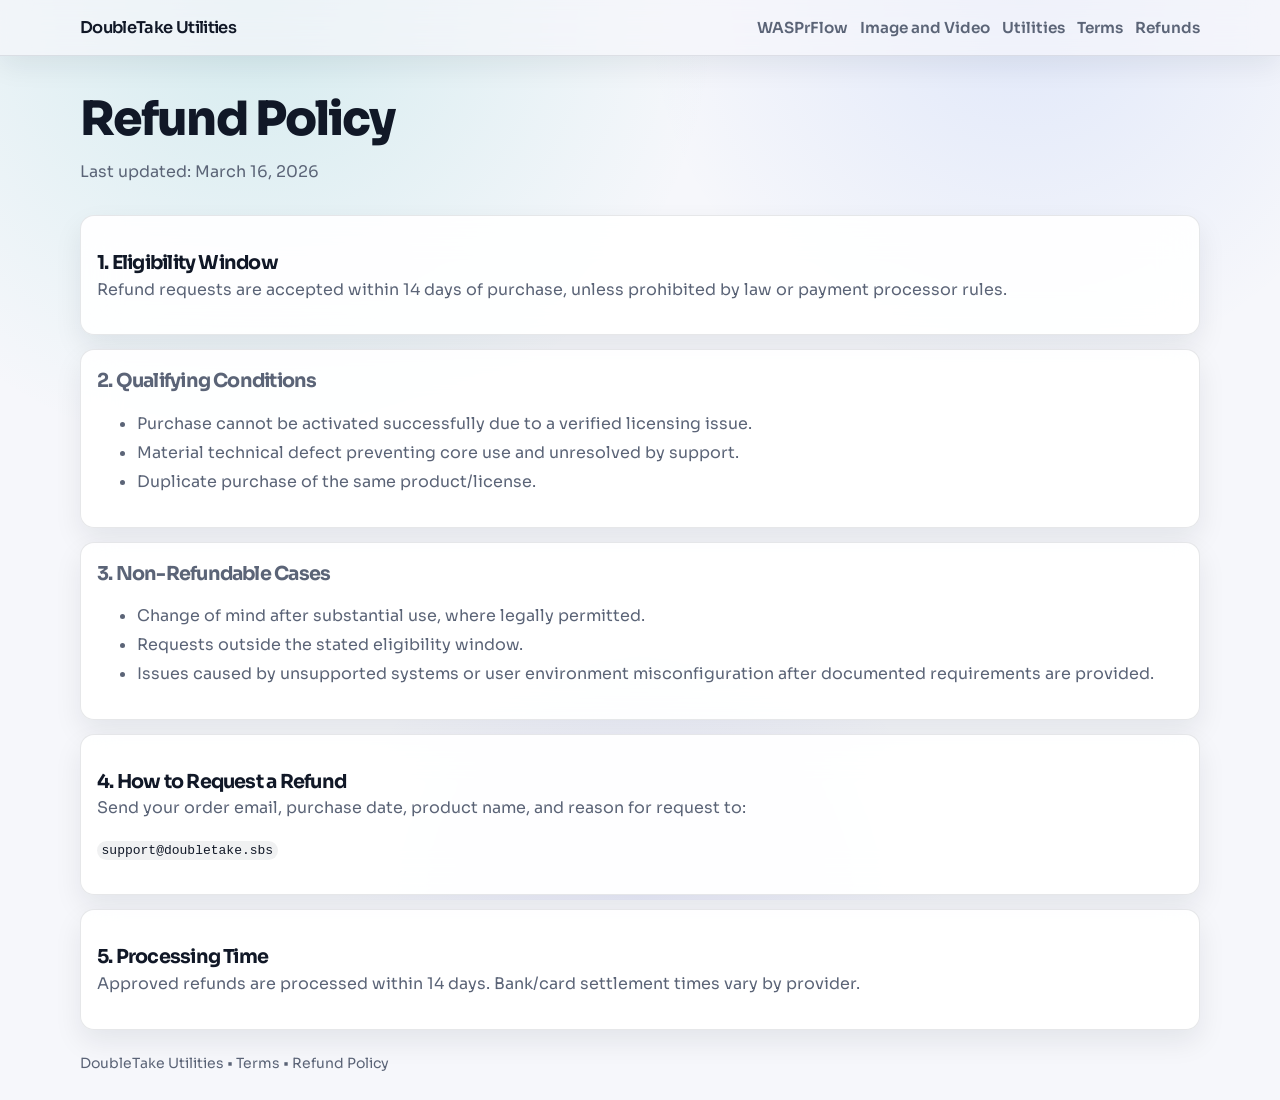
<file: refund-policy.html>
<!doctype html>
<html lang="en" data-theme="light">
<head>
  <meta charset="utf-8" />
  <meta name="viewport" content="width=device-width,initial-scale=1" />
  <title>Refund Policy | DoubleTake Utilities</title>
  <meta name="description" content="Refund Policy for DoubleTake Utilities software purchases." />
  <link rel="preconnect" href="https://fonts.googleapis.com" />
  <link rel="preconnect" href="https://fonts.gstatic.com" crossorigin />
  <link href="https://fonts.googleapis.com/css2?family=Sora:wght@400;600;700;800&display=swap" rel="stylesheet" />
  <script defer src="/metrics.js"></script>
  <style>
    :root {
      --accent-h: 42;
      --ui-zoom: 1;
      --bg: #f6f7fb;
      --bg-soft: rgba(255, 255, 255, 0.75);
      --bg-deep: #eef1f8;
      --text: #111827;
      --muted: #5b6477;
      --accent: hsl(var(--accent-h) 88% 57%);
      --accent-2: hsl(calc(var(--accent-h) + 16) 82% 63%);
      --line: rgba(15, 23, 42, 0.10);
      --panel: rgba(255, 255, 255, 0.92);
* { box-sizing: border-box; }
    body {
      margin: 0;
      zoom: var(--ui-zoom);
      font-family: "Sora", "Segoe UI", sans-serif;
      color: var(--text);
      background:
        radial-gradient(circle at top left, rgba(14,165,164,0.14), transparent 28%),
        radial-gradient(circle at top right, rgba(37,99,235,0.10), transparent 24%),
        linear-gradient(180deg, var(--bg) 0%, var(--bg-soft) 40%, var(--bg-deep) 100%);
      min-height: 100vh;
.wrap { width: min(1120px, 92vw); margin: 0 auto; }
    .topbar { position: sticky; top: 0; backdrop-filter: blur(14px); background: color-mix(in srgb, var(--bg) 76%, transparent); border-bottom: 1px solid var(--line); z-index: 20; }
    .nav { display: flex; justify-content: space-between; align-items: center; gap: 14px; padding: 12px 0; flex-wrap: wrap; }
    .nav a { color: var(--muted); text-decoration: none; font-weight: 600; }
    .nav a:hover { color: var(--text); }
    .brand { color: var(--text) !important; font-weight: 800; }
    .nav-right { display: flex; align-items: center; gap: 12px; flex-wrap: wrap; }
    .theme-mini { display: flex; align-items: center; gap: 8px; padding: 6px 8px; border: 1px solid var(--line); border-radius: 8px; background: var(--panel); }
    .theme-mini label { font-size: 11px; color: var(--muted); text-transform: uppercase; letter-spacing: 0.08em; }
    .theme-mini input { width: 96px; accent-color: var(--accent); }
    .zoom-btn { width: 26px; height: 24px; border: 1px solid var(--line); border-radius: 6px; background: transparent; color: var(--text); font-weight: 700; cursor: pointer; line-height: 1; }
    .zoom-btn:hover { border-color: hsl(calc(var(--accent-h) + 8) 72% 82% / 0.55); }
    .zoom-readout { min-width: 44px; text-align: center; color: var(--text); font-size: 12px; font-weight: 700; }
    .hero { padding: 38px 0 14px; }
    h1 { margin: 0 0 8px; font-size: clamp(2rem, 4vw, 3rem); }
    p, li { color: var(--muted); line-height: 1.55; }
    .panel { background: var(--panel); border: 1px solid var(--line); border-radius: 14px; padding: 16px; margin: 0 0 14px; }
    .section-head { margin: 0 0 8px; font-size: 1.2rem; font-weight: 700; color: var(--text); }
    footer { padding: 10px 0 28px; color: var(--muted); }
    code { color: var(--text); }
  </style>
  <link rel="stylesheet" href="/assets/doubletake-system.css">
</head>
<body data-metrics-page="refund-policy" data-metrics-content="true">
  <header class="topbar">
    <nav class="wrap nav">
      <a class="brand" href="./">DoubleTake Utilities</a>
      <div class="nav-right">
        <a href="https://wasprflow.xyz/">WASPrFlow</a>
        <a href="doubletake-image-video/">Image and Video</a>
        <a href="utilities/">Utilities</a>
        <a href="terms.html">Terms</a>
        <a href="refund-policy.html">Refunds</a>
      </div>
    </nav>
  </header>

  <main class="wrap">
    <section class="hero">
      <h1>Refund Policy</h1>
      <p>Last updated: March 16, 2026</p>
    </section>

    <section class="panel">
      <p><span class="section-head">1. Eligibility Window</span><br>Refund requests are accepted within 14 days of purchase, unless prohibited by law or payment processor rules.</p>
    </section>

    <section class="panel">
      <p class="section-head">2. Qualifying Conditions</p>
      <ul>
        <li>Purchase cannot be activated successfully due to a verified licensing issue.</li>
        <li>Material technical defect preventing core use and unresolved by support.</li>
        <li>Duplicate purchase of the same product/license.</li>
      </ul>
    </section>

    <section class="panel">
      <p class="section-head">3. Non-Refundable Cases</p>
      <ul>
        <li>Change of mind after substantial use, where legally permitted.</li>
        <li>Requests outside the stated eligibility window.</li>
        <li>Issues caused by unsupported systems or user environment misconfiguration after documented requirements are provided.</li>
      </ul>
    </section>

    <section class="panel">
      <p><span class="section-head">4. How to Request a Refund</span><br>Send your order email, purchase date, product name, and reason for request to:</p>
      <p><code>support@doubletake.sbs</code></p>
    </section>

    <section class="panel">
      <p><span class="section-head">5. Processing Time</span><br>Approved refunds are processed within 14 days. Bank/card settlement times vary by provider.</p>
    </section>
  </main>

  <footer class="wrap">DoubleTake Utilities • <a href="terms.html">Terms</a> • <a href="refund-policy.html">Refund Policy</a></footer>

  <script>
document.documentElement.dataset.theme = "light";
  </script>
</body>
</html>
</file>
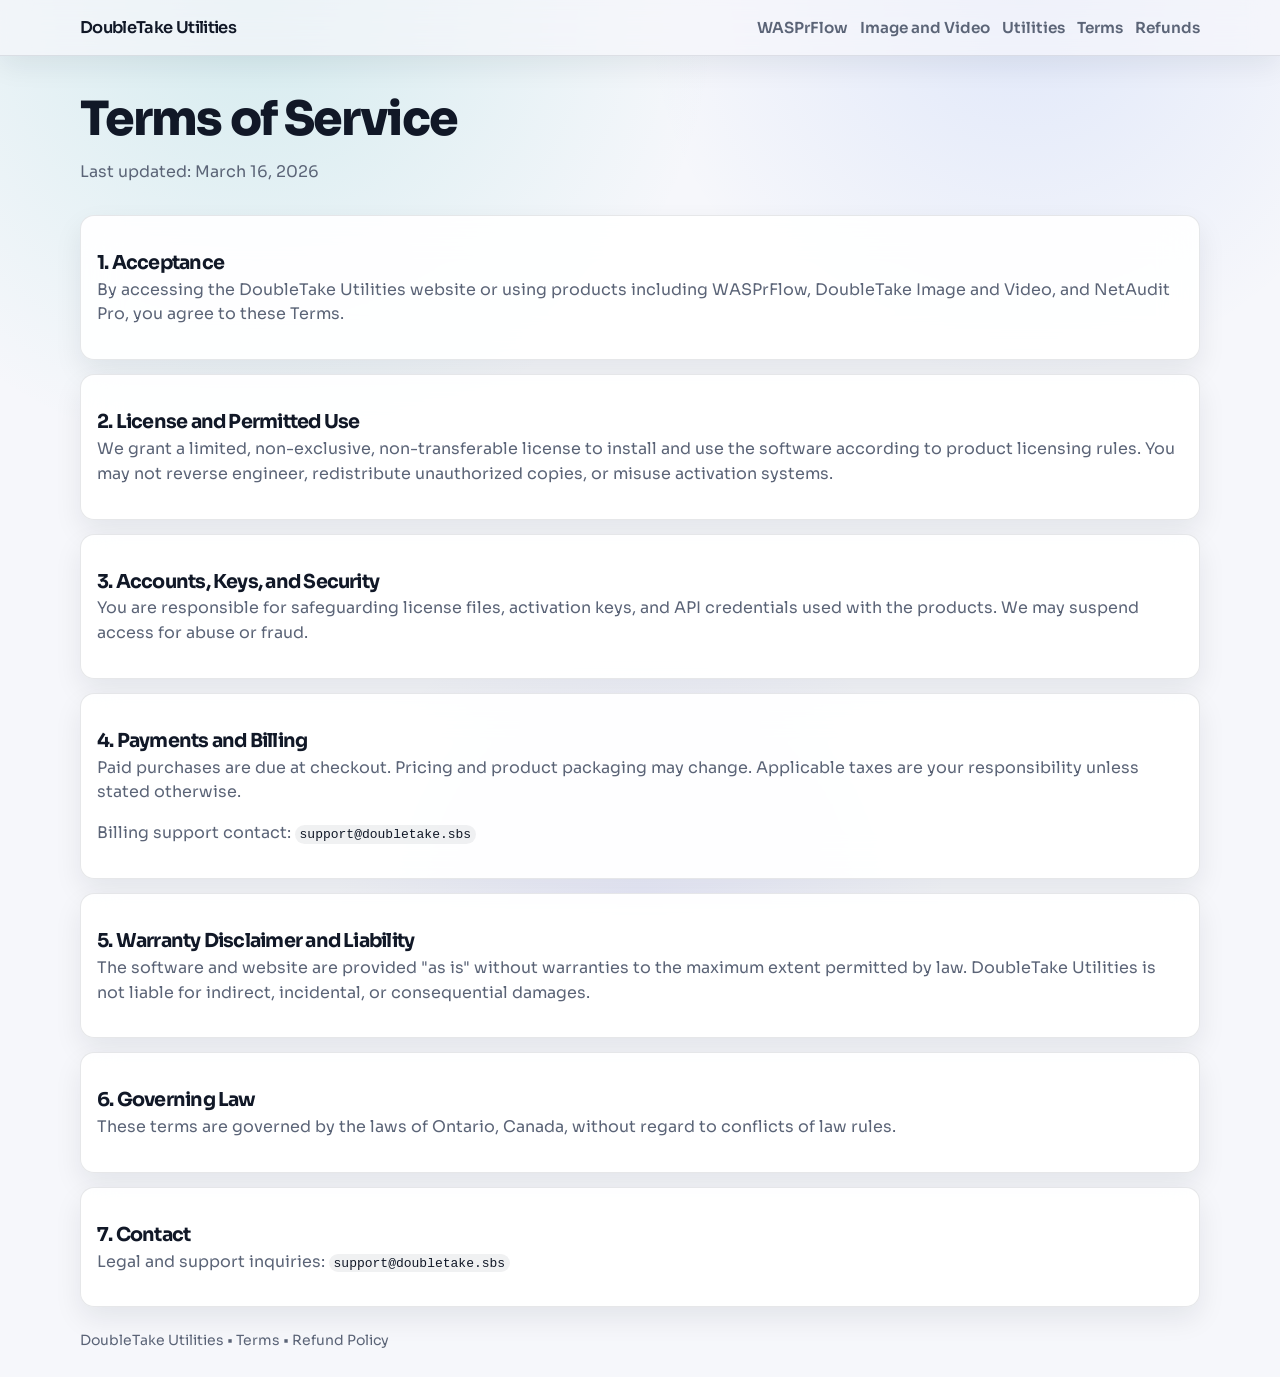
<file: terms.html>
<!doctype html>
<html lang="en" data-theme="light">
<head>
  <meta charset="utf-8" />
  <meta name="viewport" content="width=device-width,initial-scale=1" />
  <title>Terms of Service | DoubleTake Utilities</title>
  <meta name="description" content="Terms of Service for DoubleTake Utilities software and website." />
  <link rel="preconnect" href="https://fonts.googleapis.com" />
  <link rel="preconnect" href="https://fonts.gstatic.com" crossorigin />
  <link href="https://fonts.googleapis.com/css2?family=Sora:wght@400;600;700;800&display=swap" rel="stylesheet" />
  <script defer src="/metrics.js"></script>
  <style>
    :root {
      --accent-h: 42;
      --ui-zoom: 1;
      --bg: #f6f7fb;
      --bg-soft: rgba(255, 255, 255, 0.75);
      --bg-deep: #eef1f8;
      --text: #111827;
      --muted: #5b6477;
      --accent: hsl(var(--accent-h) 88% 57%);
      --accent-2: hsl(calc(var(--accent-h) + 16) 82% 63%);
      --line: rgba(15, 23, 42, 0.10);
      --panel: rgba(255, 255, 255, 0.92);
* { box-sizing: border-box; }
    body {
      margin: 0;
      zoom: var(--ui-zoom);
      font-family: "Sora", "Segoe UI", sans-serif;
      color: var(--text);
      background:
        radial-gradient(circle at top left, rgba(14,165,164,0.14), transparent 28%),
        radial-gradient(circle at top right, rgba(37,99,235,0.10), transparent 24%),
        linear-gradient(180deg, var(--bg) 0%, var(--bg-soft) 40%, var(--bg-deep) 100%);
      min-height: 100vh;
.wrap { width: min(1120px, 92vw); margin: 0 auto; }
    .topbar { position: sticky; top: 0; backdrop-filter: blur(14px); background: color-mix(in srgb, var(--bg) 76%, transparent); border-bottom: 1px solid var(--line); z-index: 20; }
    .nav { display: flex; justify-content: space-between; align-items: center; gap: 14px; padding: 12px 0; flex-wrap: wrap; }
    .nav a { color: var(--muted); text-decoration: none; font-weight: 600; }
    .nav a:hover { color: var(--text); }
    .brand { color: var(--text) !important; font-weight: 800; }
    .nav-right { display: flex; align-items: center; gap: 12px; flex-wrap: wrap; }
    .theme-mini { display: flex; align-items: center; gap: 8px; padding: 6px 8px; border: 1px solid var(--line); border-radius: 8px; background: var(--panel); }
    .theme-mini label { font-size: 11px; color: var(--muted); text-transform: uppercase; letter-spacing: 0.08em; }
    .theme-mini input { width: 96px; accent-color: var(--accent); }
    .zoom-btn { width: 26px; height: 24px; border: 1px solid var(--line); border-radius: 6px; background: transparent; color: var(--text); font-weight: 700; cursor: pointer; line-height: 1; }
    .zoom-btn:hover { border-color: hsl(calc(var(--accent-h) + 8) 72% 82% / 0.55); }
    .zoom-readout { min-width: 44px; text-align: center; color: var(--text); font-size: 12px; font-weight: 700; }
    .hero { padding: 38px 0 14px; }
    h1 { margin: 0 0 8px; font-size: clamp(2rem, 4vw, 3rem); }
    p, li { color: var(--muted); line-height: 1.55; }
    .panel { background: var(--panel); border: 1px solid var(--line); border-radius: 14px; padding: 16px; margin: 0 0 14px; }
    .section-head { margin: 0; font-size: 1.2rem; font-weight: 700; color: var(--text); }
    footer { padding: 10px 0 28px; color: var(--muted); }
    code { color: var(--text); }
  </style>
  <link rel="stylesheet" href="/assets/doubletake-system.css">
</head>
<body data-metrics-page="terms" data-metrics-content="true">
  <header class="topbar">
    <nav class="wrap nav">
      <a class="brand" href="./">DoubleTake Utilities</a>
      <div class="nav-right">
        <a href="https://wasprflow.xyz/">WASPrFlow</a>
        <a href="doubletake-image-video/">Image and Video</a>
        <a href="utilities/">Utilities</a>
        <a href="terms.html">Terms</a>
        <a href="refund-policy.html">Refunds</a>
      </div>
    </nav>
  </header>

  <main class="wrap">
    <section class="hero">
      <h1>Terms of Service</h1>
      <p>Last updated: March 16, 2026</p>
    </section>

    <section class="panel">
      <p><span class="section-head">1. Acceptance</span><br>By accessing the DoubleTake Utilities website or using products including WASPrFlow, DoubleTake Image and Video, and NetAudit Pro, you agree to these Terms.</p>
    </section>

    <section class="panel">
      <p><span class="section-head">2. License and Permitted Use</span><br>We grant a limited, non-exclusive, non-transferable license to install and use the software according to product licensing rules. You may not reverse engineer, redistribute unauthorized copies, or misuse activation systems.</p>
    </section>

    <section class="panel">
      <p><span class="section-head">3. Accounts, Keys, and Security</span><br>You are responsible for safeguarding license files, activation keys, and API credentials used with the products. We may suspend access for abuse or fraud.</p>
    </section>

    <section class="panel">
      <p><span class="section-head">4. Payments and Billing</span><br>Paid purchases are due at checkout. Pricing and product packaging may change. Applicable taxes are your responsibility unless stated otherwise.</p>
      <p>Billing support contact: <code>support@doubletake.sbs</code></p>
    </section>

    <section class="panel">
      <p><span class="section-head">5. Warranty Disclaimer and Liability</span><br>The software and website are provided "as is" without warranties to the maximum extent permitted by law. DoubleTake Utilities is not liable for indirect, incidental, or consequential damages.</p>
    </section>

    <section class="panel">
      <p><span class="section-head">6. Governing Law</span><br>These terms are governed by the laws of Ontario, Canada, without regard to conflicts of law rules.</p>
    </section>

    <section class="panel">
      <p><span class="section-head">7. Contact</span><br>Legal and support inquiries: <code>support@doubletake.sbs</code></p>
    </section>
  </main>

  <footer class="wrap">DoubleTake Utilities • <a href="terms.html">Terms</a> • <a href="refund-policy.html">Refund Policy</a></footer>

  <script>
document.documentElement.dataset.theme = "light";
  </script>
</body>
</html>
</file>
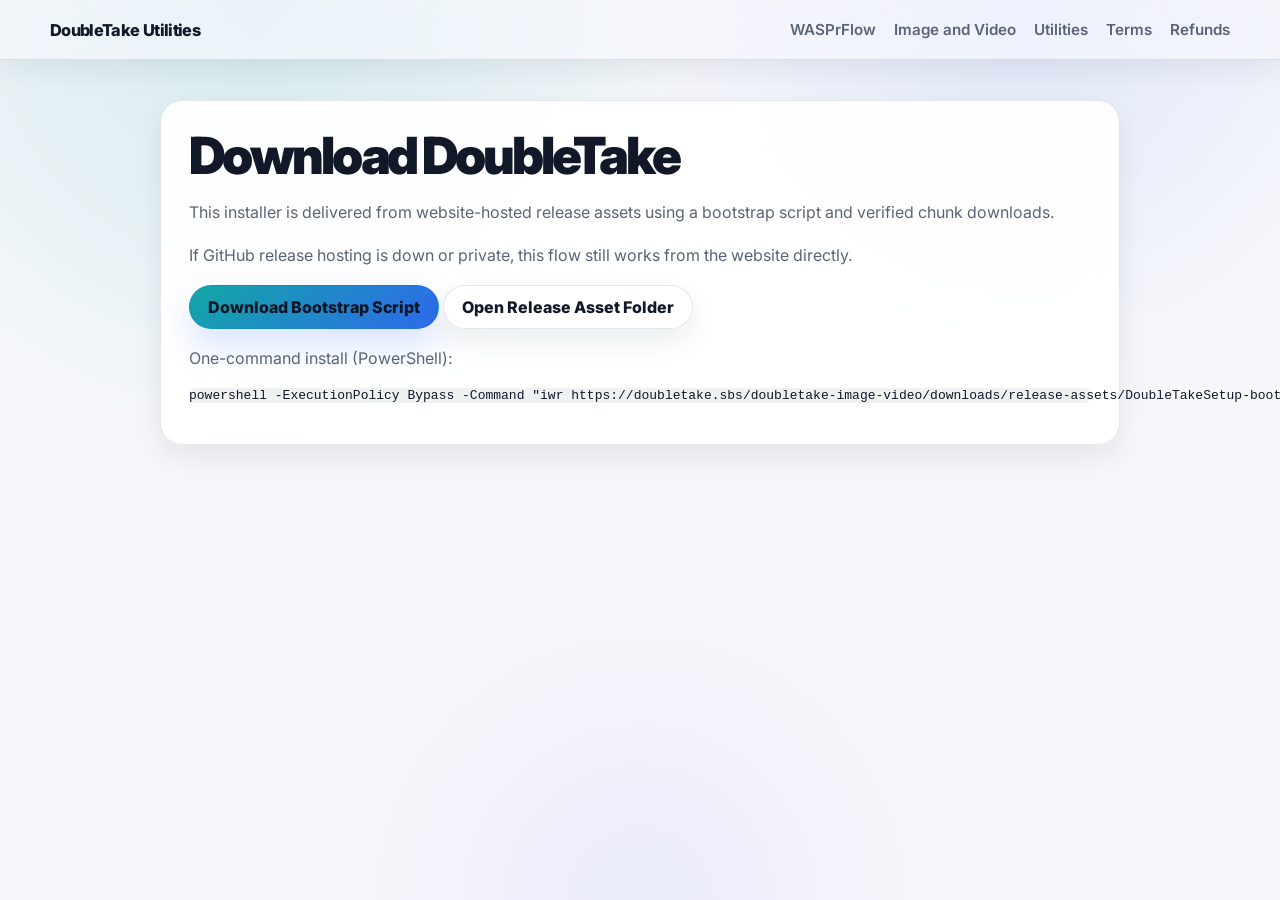
<file: doubletake-image-video/downloads/download-bootstrap.html>
<!doctype html>
<html lang="en" data-theme="dark">
<head>
  <meta charset="utf-8" />
  <meta name="viewport" content="width=device-width, initial-scale=1" />
  <title>Download DoubleTake</title>
  <meta name="description" content="Bootstrap installer for DoubleTake Image and Video." />
  <script defer src="/metrics.js"></script>
  <link rel="preconnect" href="https://fonts.googleapis.com" />
  <link rel="preconnect" href="https://fonts.gstatic.com" crossorigin />
  <link href="https://fonts.googleapis.com/css2?family=Inter:wght@400;500;600;700;800;900&display=swap" rel="stylesheet" />
  <link rel="stylesheet" href="/assets/doubletake-system.css">
  <style>
    body {
      min-height: 100vh;
      background:
        radial-gradient(circle at 20% 0%, rgba(14,165,164,0.14), transparent 34%),
        radial-gradient(circle at 80% 0%, rgba(37,99,235,0.10), transparent 28%),
        radial-gradient(circle at 50% 100%, rgba(99,102,241,0.08), transparent 28%),
        var(--wf-bg);
.page {
      width: min(960px, calc(100% - 32px));
      margin: 0 auto;
      padding: 40px 0 60px;
.card {
      padding: 28px;
      border-radius: 22px;
      border: 1px solid var(--wf-border);
      background: var(--wf-panel);
      box-shadow: var(--wf-shadow);
h1 {
      margin: 0 0 12px;
      font-size: clamp(2rem, 4vw, 3.2rem);
      line-height: 1.05;
      letter-spacing: -0.06em;
p {
      margin: 0 0 14px;
      color: var(--wf-muted);
      line-height: 1.65;
.actions {
      display: flex;
      flex-wrap: wrap;
      gap: 12px;
      margin: 18px 0 10px;
code, pre {
      font-family: Consolas, "Courier New", monospace;
      font-size: 13px;
      background: color-mix(in srgb, var(--wf-panel-strong) 72%, transparent);
      border: 1px solid var(--wf-border);
      border-radius: 10px;
code {
      padding: 2px 6px;
pre {
      margin: 10px 0 0;
      padding: 14px;
      overflow: auto;
      white-space: pre-wrap;
      color: var(--wf-text);
</style>
</head>
<body data-metrics-page="doubletake-image-video-download-bootstrap" data-metrics-content="true">
  <header class="topbar">
    <nav class="wrap nav">
      <a class="brand" href="../../">DoubleTake Utilities</a>
      <div class="nav-right">
        <a href="https://wasprflow.xyz/">WASPrFlow</a>
        <a href="../../doubletake-image-video/">Image and Video</a>
        <a href="../../utilities/">Utilities</a>
        <a href="../../terms.html">Terms</a>
        <a href="../../refund-policy.html">Refunds</a>
      </div>
    </nav>
  </header>

  <main class="page">
    <section class="card">
      <h1>Download DoubleTake</h1>
      <p>This installer is delivered from website-hosted release assets using a bootstrap script and verified chunk downloads.</p>
      <p>If GitHub release hosting is down or private, this flow still works from the website directly.</p>

      <div class="actions">
        <a id="bootstrap-link" class="btn primary" href="#" data-metrics-event="download_click" data-metrics-target="doubletake-bootstrap-script">Download Bootstrap Script</a>
        <a id="release-link" class="btn secondary" href="#" target="_blank" rel="noopener" data-metrics-event="download_page_click" data-metrics-target="doubletake-release-assets">Open Release Asset Folder</a>
      </div>

      <p>One-command install (PowerShell):</p>
      <pre id="cmd"></pre>
    </section>
  </main>

  <script>
    const BASE_URL = "https://doubletake.sbs/doubletake-image-video/downloads/release-assets";

    const bootstrapUrl = `${BASE_URL}/DoubleTakeSetup-bootstrap.ps1`;
    const releaseUrl = BASE_URL;
    const command = `powershell -ExecutionPolicy Bypass -Command "iwr ${bootstrapUrl} -OutFile DoubleTakeSetup-bootstrap.ps1; .\\DoubleTakeSetup-bootstrap.ps1 -BaseUrl ${BASE_URL}"`;

    document.getElementById("bootstrap-link").href = bootstrapUrl;
    document.getElementById("release-link").href = releaseUrl;
    document.getElementById("cmd").textContent = command;

    const root = document.documentElement;
</script>
</body>
</html>
</file>
<file: assets/doubletake-system.css>
:root {
  --wf-bg: #f6f7fb;
  --wf-bg-soft: rgba(255, 255, 255, 0.78);
  --wf-panel: rgba(255, 255, 255, 0.92);
  --wf-panel-strong: #ffffff;
  --wf-text: #111827;
  --wf-muted: #5b6477;
  --wf-muted-2: #758096;
  --wf-border: rgba(15, 23, 42, 0.10);
  --wf-shadow: 0 30px 80px rgba(15, 23, 42, 0.10);
  --wf-shadow-soft: 0 12px 28px rgba(15, 23, 42, 0.08);
  --wf-accent: #0ea5a4;
  --wf-accent-2: #2563eb;
  --wf-accent-soft: rgba(14, 165, 164, 0.14);
  --wf-surface: linear-gradient(180deg, rgba(255,255,255,0.78), rgba(255,255,255,0.92));
  --wf-glass: blur(18px);
}

html[data-theme="dark"] {
  --wf-bg: #f6f7fb;
  --wf-bg-soft: rgba(255, 255, 255, 0.78);
  --wf-panel: rgba(255, 255, 255, 0.92);
  --wf-panel-strong: #ffffff;
  --wf-text: #111827;
  --wf-muted: #5b6477;
  --wf-muted-2: #758096;
  --wf-border: rgba(15, 23, 42, 0.10);
  --wf-shadow: 0 30px 80px rgba(15, 23, 42, 0.10);
  --wf-shadow-soft: 0 12px 28px rgba(15, 23, 42, 0.08);
  --wf-surface: linear-gradient(180deg, rgba(255,255,255,0.78), rgba(255,255,255,0.92));
  --wf-accent-soft: rgba(14, 165, 164, 0.14);
}

* { box-sizing: border-box; }

html {
  scroll-behavior: smooth;
  background:
    radial-gradient(circle at 20% 0%, rgba(14,165,164,0.14), transparent 34%),
    radial-gradient(circle at 80% 0%, rgba(37,99,235,0.10), transparent 28%),
    radial-gradient(circle at 50% 100%, rgba(99,102,241,0.08), transparent 28%),
    var(--wf-bg);
}

body {
  margin: 0;
  min-height: 100vh;
  overflow-x: hidden;
  color: var(--wf-text);
  background: inherit;
  font-family: Inter, system-ui, -apple-system, BlinkMacSystemFont, "Segoe UI", sans-serif;
  zoom: 1 !important;
  text-rendering: optimizeLegibility;
  -webkit-font-smoothing: antialiased;
}

a {
  color: inherit;
  text-decoration: none;
}

img {
  max-width: 100%;
  display: block;
}

.wrap,
.container {
  width: min(1180px, calc(100% - 32px));
  margin: 0 auto;
}

.topbar {
  position: sticky;
  top: 0;
  z-index: 60;
  /* A persistent, frosted surface keeps navigation legible while content scrolls beneath it. */
  -webkit-backdrop-filter: blur(22px) saturate(150%);
  backdrop-filter: blur(22px) saturate(150%);
  background: color-mix(in srgb, var(--wf-bg) 68%, transparent);
  border-bottom: 1px solid var(--wf-border);
  box-shadow: 0 10px 28px rgba(15, 23, 42, 0.07);
}

.nav,
.topbar-inner {
  display: flex;
  align-items: center;
  justify-content: space-between;
  gap: 18px;
  padding: 14px 0;
  flex-wrap: wrap;
}

.brand {
  display: inline-flex;
  align-items: center;
  gap: 12px;
  font-weight: 900;
  letter-spacing: -0.04em;
  font-size: 1.02rem;
  color: var(--wf-text);
}

.brand-mark {
  width: 38px;
  height: 38px;
  border-radius: 12px;
  background: linear-gradient(135deg, rgba(14,165,164,0.18), rgba(37,99,235,0.22));
  border: 1px solid var(--wf-border);
  display: grid;
  place-items: center;
  box-shadow: var(--wf-shadow-soft);
  overflow: hidden;
  flex: 0 0 auto;
}

.brand-mark img {
  width: 28px;
  height: 28px;
  object-fit: contain;
  border-radius: 8px;
}

.nav-right,
.nav-links {
  display: flex;
  align-items: center;
  gap: 18px;
  flex-wrap: wrap;
  color: var(--wf-muted);
  font-weight: 600;
  font-size: 0.95rem;
}

.nav-right a,
.nav-links a {
  position: relative;
  padding: 6px 0;
  transition: color 180ms ease;
}

.nav-right a:hover,
.nav-links a:hover {
  color: var(--wf-text);
}

.nav-right a::after,
.nav-links a::after {
  content: "";
  position: absolute;
  left: 0;
  bottom: 0;
  width: 100%;
  height: 2px;
  border-radius: 999px;
  background: linear-gradient(90deg, var(--wf-accent), var(--wf-accent-2));
  transform: scaleX(0);
  transform-origin: center;
  transition: transform 180ms ease;
}

.nav-right a:hover::after,
.nav-links a:hover::after {
  transform: scaleX(1);
}

.nav-actions {
  display: flex;
  align-items: center;
  gap: 10px;
  flex-wrap: wrap;
}

.theme-mini,
.zoom-mini {
  display: inline-flex;
  align-items: center;
  gap: 8px;
  padding: 8px 10px;
  border-radius: 14px;
  border: 1px solid var(--wf-border);
  background: var(--wf-panel);
  box-shadow: var(--wf-shadow-soft);
  color: var(--wf-text);
}

.theme-mini label,
.zoom-mini label {
  font-size: 11px;
  color: var(--wf-muted);
  text-transform: uppercase;
  letter-spacing: 0.08em;
  font-weight: 800;
}

.theme-mini input[type="range"] {
  width: 110px;
  accent-color: var(--wf-accent);
}

.zoom-btn {
  width: 26px;
  height: 24px;
  border: 1px solid var(--wf-border);
  border-radius: 8px;
  background: transparent;
  color: var(--wf-text);
  font-weight: 800;
  cursor: pointer;
  line-height: 1;
}

.zoom-btn:hover {
  border-color: color-mix(in srgb, var(--wf-accent) 55%, white);
}

.zoom-readout {
  min-width: 44px;
  text-align: center;
  color: var(--wf-text);
  font-size: 12px;
  font-weight: 800;
}

html,
body {
  background:
    radial-gradient(circle at 20% 0%, rgba(14,165,164,0.14), transparent 34%),
    radial-gradient(circle at 80% 0%, rgba(37,99,235,0.10), transparent 28%),
    radial-gradient(circle at 50% 100%, rgba(99,102,241,0.08), transparent 28%),
    var(--wf-bg) !important;
  color: var(--wf-text) !important;
}

body {
  background-attachment: fixed !important;
}

h1,
h2,
h3,
h4,
h5,
h6,
.brand,
.section-head {
  color: var(--wf-text) !important;
  letter-spacing: -0.04em;
  font-weight: 800;
}

p,
li,
figcaption,
.date,
.meta,
.muted,
.hero-copy p,
.lead,
.panel p,
.quote p,
.platform p {
  color: var(--wf-muted) !important;
}

.topbar {
  background: color-mix(in srgb, var(--wf-bg) 68%, transparent) !important;
  border-bottom-color: var(--wf-border) !important;
  -webkit-backdrop-filter: blur(22px) saturate(150%);
  backdrop-filter: blur(22px) saturate(150%);
  box-shadow: 0 10px 28px rgba(15, 23, 42, 0.07) !important;
}

.panel,
.entry,
.step,
.card,
.quote,
.platform,
.comparison-card,
.message-card,
.hero-badge,
.callout,
.status .row {
  background: var(--wf-panel) !important;
  border-color: var(--wf-border) !important;
  color: var(--wf-text) !important;
  box-shadow: var(--wf-shadow-soft) !important;
}

.panel h2,
.panel h3,
.entry-head,
.quote .who,
.card h3,
.platform strong {
  color: var(--wf-text) !important;
}

.theme-toggle {
  display: none !important;
}

.theme-mini input[type="range"],
.theme-mini label[for="hue"] {
  display: none !important;
}

nav .theme-mini,
nav .zoom-mini {
  display: none !important;
}

a.cta.secondary,
a.btn.secondary,
.btn.secondary {
  background: var(--wf-panel) !important;
  color: var(--wf-text) !important;
  border-color: var(--wf-border) !important;
}

a.cta.primary,
a.btn.primary,
.btn.primary {
  color: #081524 !important;
}

.cta,
.btn,
a.cta,
a.btn,
button.cta,
button.btn {
  display: inline-flex;
  align-items: center;
  justify-content: center;
  gap: 10px;
  border-radius: 999px;
  border: 1px solid rgba(37,99,235,0.22);
  background: linear-gradient(135deg, rgba(14,165,164,0.98), rgba(37,99,235,0.96));
  color: white;
  padding: 11px 18px;
  font-weight: 800;
  box-shadow: 0 16px 34px rgba(37,99,235,0.18);
  transition: transform 180ms ease, box-shadow 180ms ease, border-color 180ms ease;
}

.cta:hover,
.btn:hover {
  transform: translateY(-1px);
  box-shadow: 0 20px 44px rgba(37,99,235,0.25);
}

.cta.secondary,
.btn.secondary,
a.cta.secondary,
a.btn.secondary,
button.cta.secondary,
button.btn.secondary {
  background: var(--wf-panel);
  color: var(--wf-text);
  border: 1px solid var(--wf-border);
  box-shadow: var(--wf-shadow-soft);
}

.cta.secondary:hover,
.btn.secondary:hover {
  border-color: color-mix(in srgb, var(--wf-accent) 30%, var(--wf-border));
}

.hero,
.page-hero {
  padding: 84px 0 36px;
}

.eyebrow,
.badge,
.pill {
  display: inline-flex;
  align-items: center;
  gap: 8px;
  padding: 8px 12px;
  border-radius: 999px;
  background: var(--wf-accent-soft);
  color: var(--wf-accent);
  border: 1px solid color-mix(in srgb, var(--wf-accent) 18%, transparent);
  font-weight: 800;
  letter-spacing: 0.02em;
  font-size: 0.82rem;
}

h1, h2, h3, h4 {
  letter-spacing: -0.04em;
}

.hero h1,
.page-hero h1,
.hero-copy h1 {
  font-size: clamp(2rem, 4.1vw, 2.95rem) !important;
  line-height: 1.06 !important;
}

h1 {
  margin: 18px 0 18px;
  font-size: clamp(2.6rem, 6vw, 4.6rem);
  line-height: 0.94;
  font-weight: 900;
}

h2 {
  font-size: clamp(2rem, 4vw, 3rem);
  line-height: 1.05;
  margin: 0 0 12px;
}

p {
  line-height: 1.7;
}

.hero-copy,
.lede,
.intro,
.section-copy,
.summary,
.muted {
  color: var(--wf-muted);
}

.hero-copy,
.lede {
  font-size: clamp(1.05rem, 1.8vw, 1.25rem);
  max-width: 62ch;
}

.hero-actions {
  display: flex;
  flex-wrap: wrap;
  gap: 12px;
  margin-top: 28px;
  align-items: center;
}

.availability,
.footnote,
.mini {
  margin-top: 14px;
  color: var(--wf-muted-2);
  font-size: 0.96rem;
  display: flex;
  flex-wrap: wrap;
  gap: 10px;
  align-items: center;
}

.chip {
  padding: 7px 12px;
  border-radius: 999px;
  border: 1px solid var(--wf-border);
  background: var(--wf-panel);
  box-shadow: var(--wf-shadow-soft);
  font-weight: 700;
  color: var(--wf-text);
  font-size: 0.88rem;
}

.panel,
.card,
.subpanel,
.message-card,
.section-card,
.box {
  background: var(--wf-surface);
  border: 1px solid var(--wf-border);
  border-radius: 24px;
  box-shadow: var(--wf-shadow);
  backdrop-filter: var(--wf-glass);
}

.panel,
.card,
.subpanel,
.message-card,
.section-card {
  padding: 18px;
}

.grid-2,
.grid-3,
.card-grid,
.feature-grid,
.stats-row,
.comparison,
.platforms,
.testimonials,
.info-cols,
.hero-grid {
  display: grid;
  gap: 16px;
}

.grid-2,
.info-cols {
  grid-template-columns: repeat(2, minmax(0, 1fr));
}

.grid-3,
.card-grid,
.feature-grid,
.stats-row {
  grid-template-columns: repeat(3, minmax(0, 1fr));
}

.hero-grid {
  grid-template-columns: 1.05fr 0.95fr;
  align-items: center;
  gap: 32px;
  margin-top: 22px;
}

.section,
section {
  padding: 52px 0;
}

.footer,
footer {
  padding: 18px 0 34px;
  color: var(--wf-muted);
  font-size: 14px;
}

.footer-grid {
  display: flex;
  align-items: flex-start;
  justify-content: space-between;
  gap: 20px;
  flex-wrap: wrap;
}

.footer-links {
  display: flex;
  flex-wrap: wrap;
  gap: 14px;
}

table {
  width: 100%;
  border-collapse: collapse;
}

th,
td {
  padding: 10px 8px;
  border-bottom: 1px solid var(--wf-border);
  text-align: left;
  vertical-align: top;
}

th {
  color: var(--wf-muted);
  font-size: 0.82rem;
  text-transform: uppercase;
  letter-spacing: 0.08em;
}

code,
pre,
blockquote {
  background: rgba(15, 23, 42, 0.06);
  border-radius: 12px;
}

code {
  padding: 0.14em 0.35em;
  color: var(--wf-text);
}

blockquote {
  margin: 16px 0;
  padding: 14px 16px;
  border-left: 4px solid var(--wf-accent);
  color: var(--wf-muted);
}

ul {
  color: var(--wf-muted);
}

li + li {
  margin-top: 4px;
}

.warning {
  border: 1px solid rgba(245, 158, 11, 0.35);
  background: rgba(245, 158, 11, 0.10);
  color: color-mix(in srgb, var(--wf-text) 76%, #f59e0b);
  border-radius: 14px;
  padding: 12px 14px;
}

.reveal,
.fade-in {
  opacity: 0;
  transform: translateY(16px);
  transition: opacity 600ms ease, transform 600ms ease;
}

.reveal.visible,
.fade-in.visible {
  opacity: 1;
  transform: translateY(0);
}

.mobile-only {
  display: none !important;
}

@media (max-width: 1024px) {
  .hero-grid,
  .comparison,
  .grid-3,
  .platforms,
  .testimonials {
    grid-template-columns: 1fr;
  }

  .nav-links {
    display: none;
  }

  .mobile-only {
    display: inline-flex !important;
  }

  .hero,
  .page-hero {
    padding-top: 48px;
  }

  h1 {
    font-size: clamp(2.7rem, 10vw, 4.8rem);
  }
}

@media (max-width: 700px) {
  .wrap,
  .container {
    width: min(100% - 22px, 1180px);
  }

  .topbar-inner,
  .nav {
    padding: 12px 0;
  }

  .brand {
    font-size: 0.98rem;
  }

  .brand-mark {
    width: 34px;
    height: 34px;
  }

  .brand-mark img {
    width: 24px;
    height: 24px;
  }

  .cta,
  .btn,
  .cta.secondary,
  .btn.secondary,
  .zoom-mini {
    padding: 10px 14px;
    font-size: 0.92rem;
  }

  .hero,
  .page-hero {
    padding: 28px 0 22px;
  }

  .hero-actions {
    flex-direction: column;
    align-items: stretch;
  }

  .hero-actions .cta,
  .hero-actions .btn {
    justify-content: center;
  }

  .grid-2,
  .info-cols,
  .card-grid,
  .grid-3,
  .feature-grid,
  .stats-row {
    grid-template-columns: 1fr;
  }

  .footer-grid {
    flex-direction: column;
  }

  table,
  thead,
  tbody,
  th,
  td,
  tr {
    display: block;
  }

  thead {
    display: none;
  }

  tr {
    padding: 8px 0;
    border-bottom: 1px solid var(--wf-border);
  }

  td {
    border: 0;
    padding: 4px 0;
  }

  td::before {
    content: attr(data-label) ": ";
    color: var(--wf-muted);
    font-size: 0.8rem;
  }
}
</file>
<file: assets/maintenance-chat.css>
.maintenance-chat {
  position: fixed;
  right: 18px;
  bottom: 18px;
  z-index: 200;
  font-family: inherit;
  color: #102033;
}

.maintenance-chat * {
  box-sizing: border-box;
}

.maintenance-chat__toggle {
  display: inline-flex;
  align-items: center;
  gap: 10px;
  min-height: 48px;
  padding: 0 16px;
  border: 0;
  border-radius: 999px;
  background: linear-gradient(135deg, #0ea5a4, #2563eb);
  color: #fff;
  box-shadow: 0 18px 44px rgba(15, 23, 42, 0.28);
  cursor: pointer;
  font: inherit;
  font-weight: 800;
}

.maintenance-chat__toggle:hover {
  transform: translateY(-1px);
}

.maintenance-chat__icon {
  display: inline-grid;
  width: 20px;
  height: 20px;
  place-items: center;
  border: 2px solid currentColor;
  border-radius: 999px;
  font-size: 12px;
  line-height: 1;
}

.maintenance-chat__panel {
  position: absolute;
  right: 0;
  bottom: 62px;
  width: min(380px, calc(100vw - 28px));
  overflow: hidden;
  border: 1px solid rgba(15, 23, 42, 0.12);
  border-radius: 18px;
  background: #fff;
  box-shadow: 0 28px 80px rgba(15, 23, 42, 0.28);
  transform: translateY(10px);
  opacity: 0;
  pointer-events: none;
  transition: opacity 160ms ease, transform 160ms ease;
}

.maintenance-chat.is-open .maintenance-chat__panel {
  transform: translateY(0);
  opacity: 1;
  pointer-events: auto;
}

.maintenance-chat__header {
  display: flex;
  align-items: center;
  justify-content: space-between;
  gap: 12px;
  padding: 16px;
  background: #0f172a;
  color: #f8fafc;
}

.maintenance-chat__title {
  margin: 0;
  font-size: 1rem;
  line-height: 1.2;
}

.maintenance-chat__status {
  margin: 5px 0 0;
  color: #cbd5e1;
  font-size: 0.85rem;
  line-height: 1.4;
}

.maintenance-chat__close {
  width: 34px;
  height: 34px;
  border: 1px solid rgba(255, 255, 255, 0.18);
  border-radius: 999px;
  background: transparent;
  color: #fff;
  cursor: pointer;
  font: inherit;
  font-size: 1.25rem;
  line-height: 1;
}

.maintenance-chat__body {
  display: grid;
  gap: 12px;
  padding: 16px;
}

.maintenance-chat__bubble {
  width: fit-content;
  max-width: 92%;
  padding: 10px 12px;
  border-radius: 14px;
  background: #eef2ff;
  color: #1e293b;
  font-size: 0.92rem;
  line-height: 1.45;
}

.maintenance-chat__chips {
  display: flex;
  flex-wrap: wrap;
  gap: 8px;
}

.maintenance-chat__chip {
  min-height: 34px;
  border: 1px solid #cbd5e1;
  border-radius: 999px;
  background: #fff;
  color: #1e293b;
  cursor: pointer;
  font: inherit;
  font-size: 0.86rem;
  font-weight: 700;
  padding: 0 11px;
}

.maintenance-chat__chip:hover,
.maintenance-chat__chip.is-active {
  border-color: #0ea5a4;
  background: #ecfeff;
}

.maintenance-chat label {
  display: grid;
  gap: 6px;
  color: #334155;
  font-size: 0.84rem;
  font-weight: 800;
}

.maintenance-chat input,
.maintenance-chat textarea {
  width: 100%;
  border: 1px solid #cbd5e1;
  border-radius: 12px;
  color: #0f172a;
  background: #fff;
  font: inherit;
  font-size: 0.92rem;
  line-height: 1.45;
  padding: 10px 11px;
}

.maintenance-chat textarea {
  min-height: 108px;
  resize: vertical;
}

.maintenance-chat__actions {
  display: flex;
  flex-wrap: wrap;
  gap: 8px;
}

.maintenance-chat__send,
.maintenance-chat__copy {
  display: inline-flex;
  align-items: center;
  justify-content: center;
  min-height: 40px;
  border-radius: 999px;
  cursor: pointer;
  font: inherit;
  font-weight: 800;
  padding: 0 14px;
}

.maintenance-chat__send {
  border: 0;
  background: linear-gradient(135deg, #0ea5a4, #2563eb);
  color: #fff;
}

.maintenance-chat__copy {
  border: 1px solid #cbd5e1;
  background: #fff;
  color: #1e293b;
}

.maintenance-chat__note {
  min-height: 18px;
  color: #64748b;
  font-size: 0.78rem;
  line-height: 1.4;
}

@media (max-width: 560px) {
  .maintenance-chat {
    right: 12px;
    bottom: 12px;
  }

  .maintenance-chat__toggle span:last-child {
    display: none;
  }

  .maintenance-chat__toggle {
    width: 52px;
    height: 52px;
    justify-content: center;
    padding: 0;
  }
}
</file>
